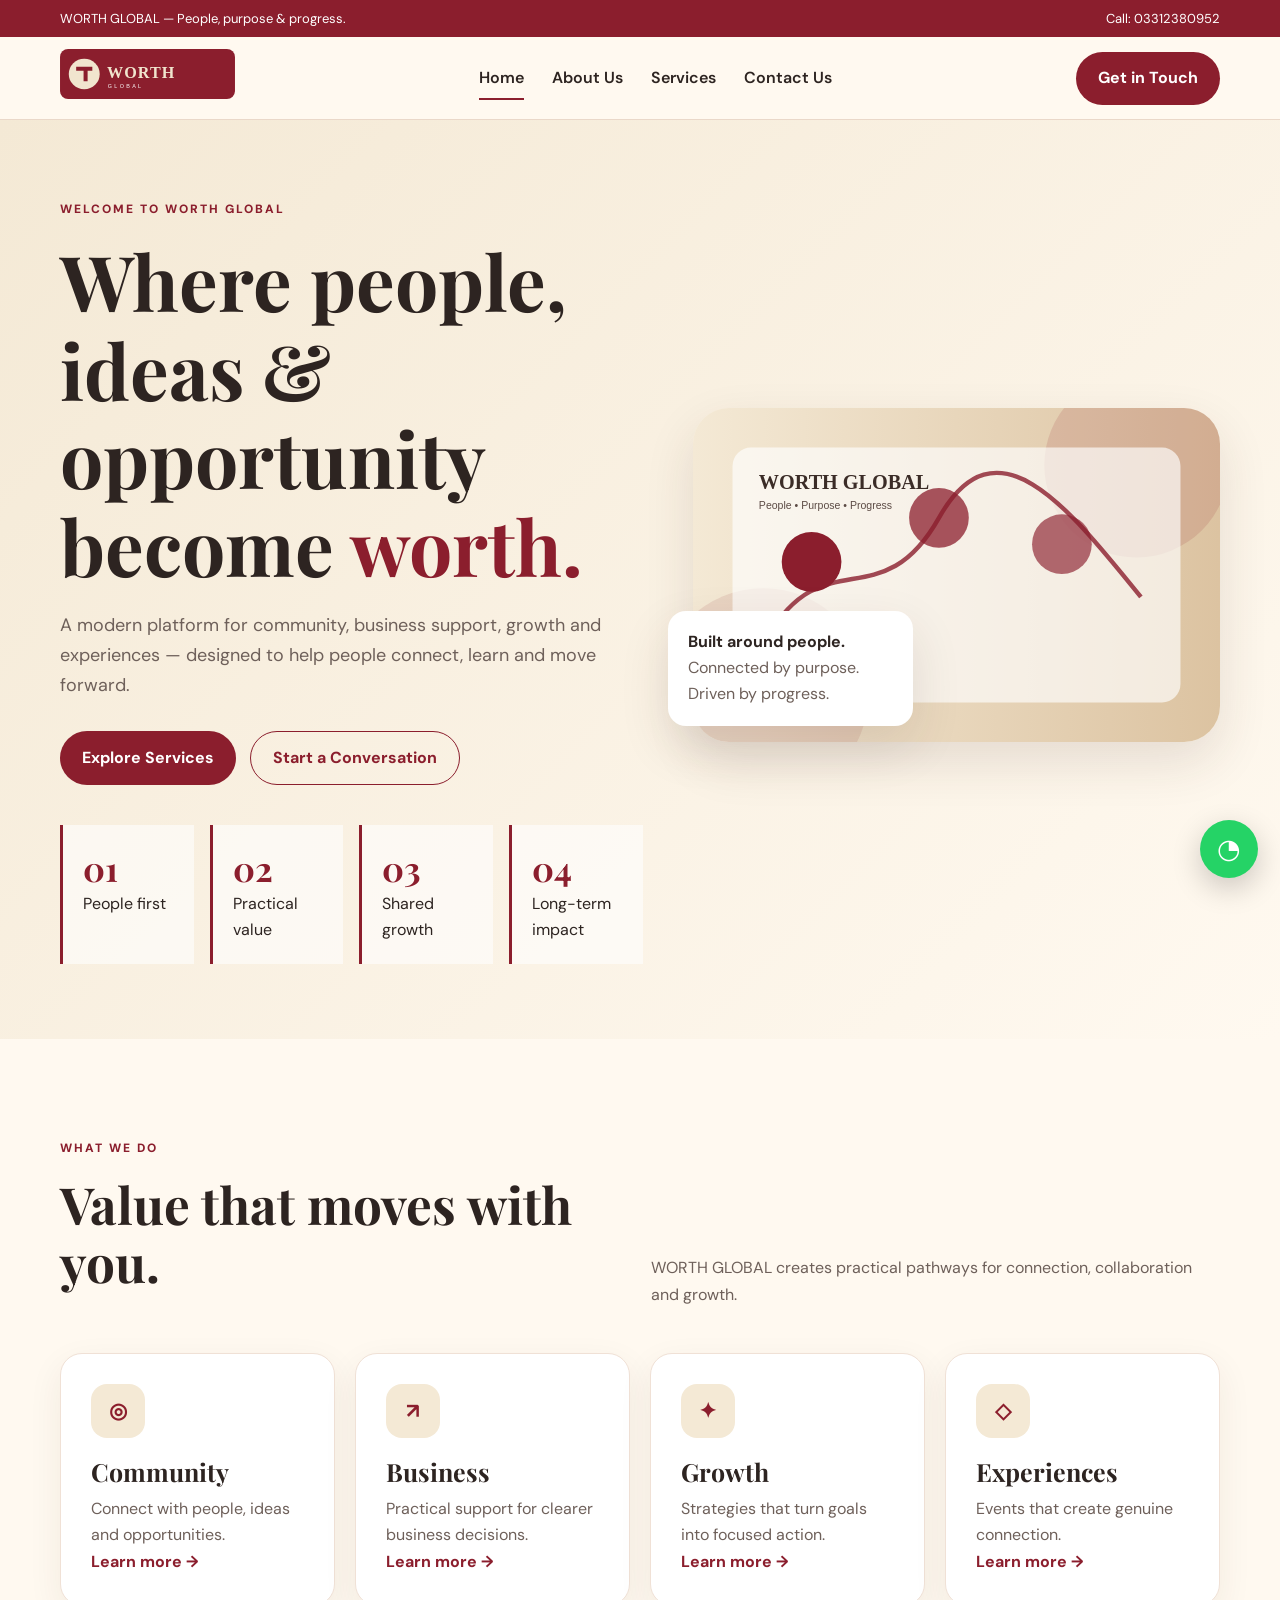
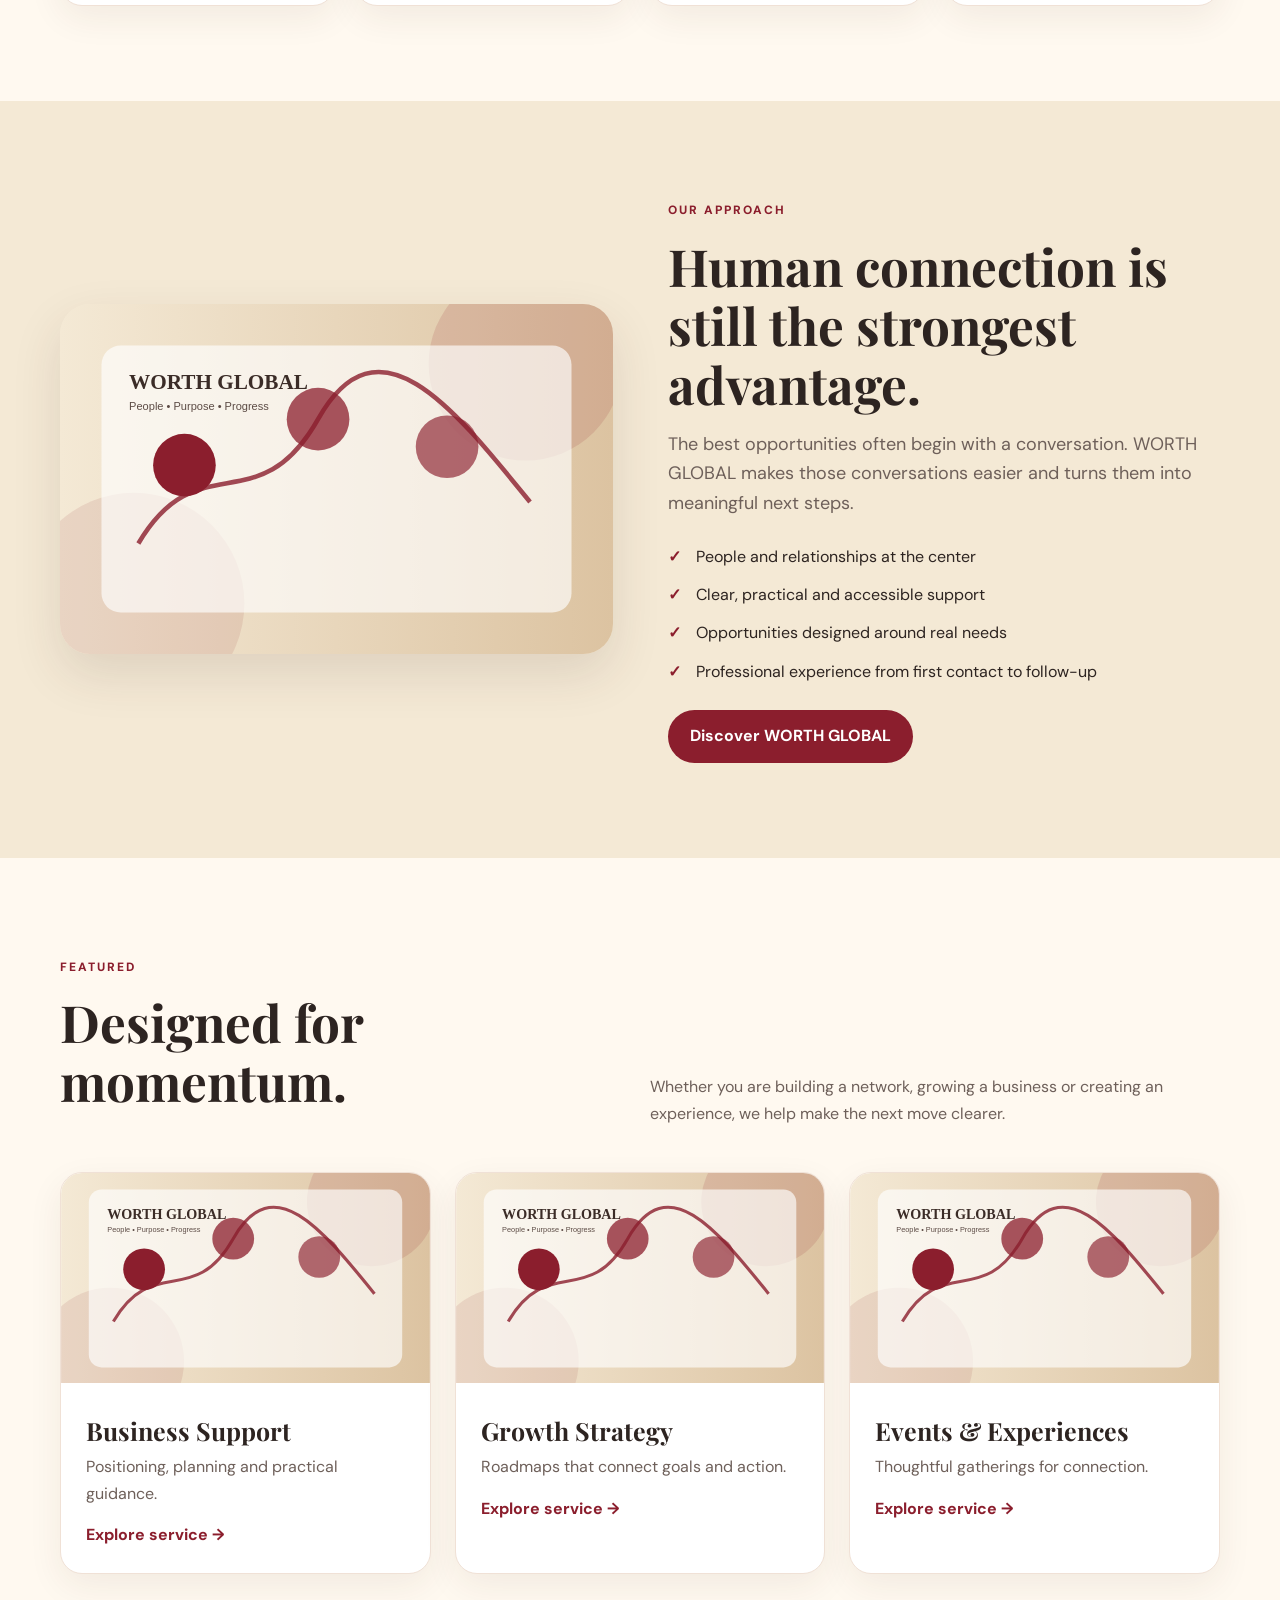
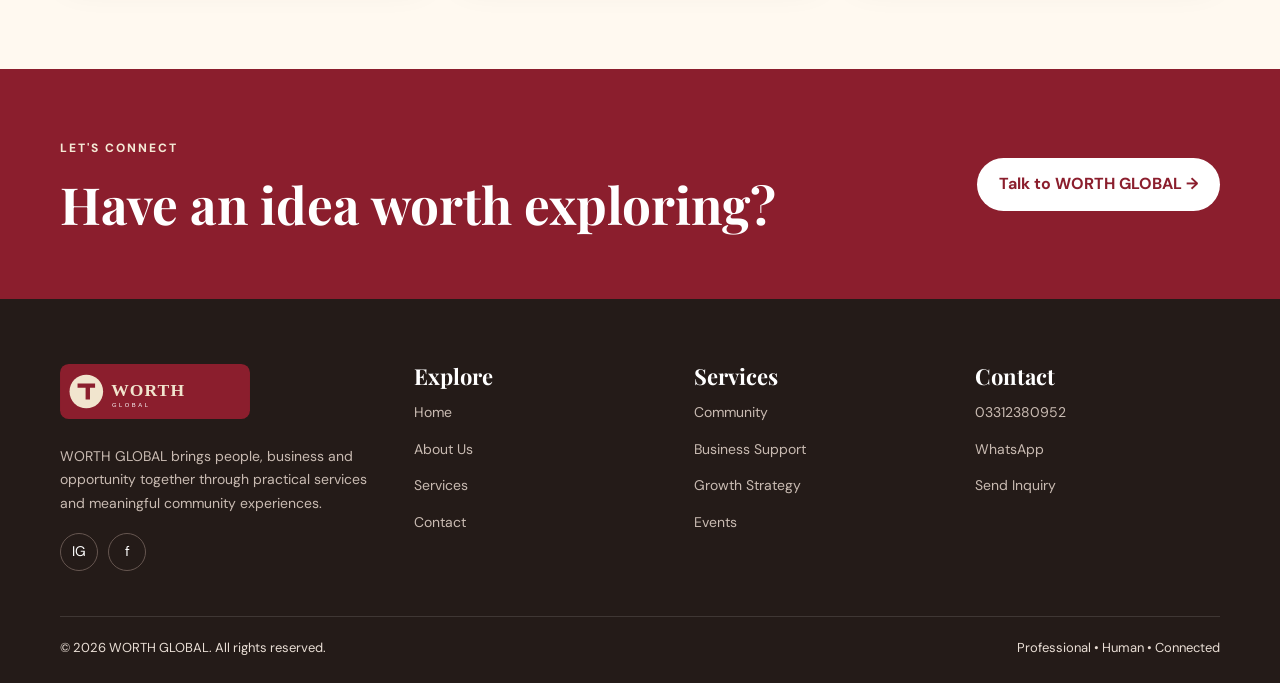
<file: index.html>
<!doctype html><html lang="en"><head><meta charset="utf-8"><meta name="viewport" content="width=device-width,initial-scale=1"><meta name="description" content="WORTH GLOBAL — community, business and growth solutions."><title>Home | WORTH GLOBAL</title><link rel="stylesheet" href="css/style.css"></head><body><div class="topbar"><div class="container"><span>WORTH GLOBAL — People, purpose & progress.</span><span>Call: 03312380952</span></div></div><header class="navbar"><div class="container nav-inner"><a href="index.html"><img class="logo" src="images/logo.svg" alt="WORTH GLOBAL"></a><button class="menu-btn">☰</button><nav class="nav-links"><a class="active" href="index.html">Home</a><a class="" href="about.html">About Us</a><a class="" href="services.html">Services</a><a class="" href="contact.html">Contact Us</a></nav><a class="nav-cta" href="contact.html">Get in Touch</a></div></header><main><section class="hero"><div class="container hero-grid"><div><span class="eyebrow">Welcome to WORTH GLOBAL</span><h1>Where people, ideas & opportunity become <span style="color:var(--red)">worth.</span></h1><p class="lead">A modern platform for community, business support, growth and experiences — designed to help people connect, learn and move forward.</p><div class="hero-actions"><a class="btn" href="services.html">Explore Services</a><a class="btn outline" href="contact.html">Start a Conversation</a></div><div class="stats"><div class="stat"><strong>01</strong>People first</div><div class="stat"><strong>02</strong>Practical value</div><div class="stat"><strong>03</strong>Shared growth</div><div class="stat"><strong>04</strong>Long-term impact</div></div></div><div class="hero-media"><img src="images/hero.svg" alt="WORTH GLOBAL"><div class="floating-card"><b>Built around people.</b><br><span style="color:var(--muted)">Connected by purpose. Driven by progress.</span></div></div></div></section>
<section class="section reveal"><div class="container"><div class="section-head"><div><span class="eyebrow">What we do</span><h2>Value that moves with you.</h2></div><p>WORTH GLOBAL creates practical pathways for connection, collaboration and growth.</p></div><div class="grid-4"><div class="card"><div class="icon">◎</div><h3>Community</h3><p>Connect with people, ideas and opportunities.</p><a href="service-community.html" style="color:var(--red);font-weight:700">Learn more →</a></div><div class="card"><div class="icon">↗</div><h3>Business</h3><p>Practical support for clearer business decisions.</p><a href="service-business.html" style="color:var(--red);font-weight:700">Learn more →</a></div><div class="card"><div class="icon">✦</div><h3>Growth</h3><p>Strategies that turn goals into focused action.</p><a href="service-growth.html" style="color:var(--red);font-weight:700">Learn more →</a></div><div class="card"><div class="icon">◇</div><h3>Experiences</h3><p>Events that create genuine connection.</p><a href="service-events.html" style="color:var(--red);font-weight:700">Learn more →</a></div></div></div></section>
<section class="section alt reveal"><div class="container split"><img src="images/community.svg" alt="Community"><div><span class="eyebrow">Our approach</span><h2>Human connection is still the strongest advantage.</h2><p class="lead">The best opportunities often begin with a conversation. WORTH GLOBAL makes those conversations easier and turns them into meaningful next steps.</p><ul class="checks"><li>People and relationships at the center</li><li>Clear, practical and accessible support</li><li>Opportunities designed around real needs</li><li>Professional experience from first contact to follow-up</li></ul><a class="btn" href="about.html">Discover WORTH GLOBAL</a></div></div></section>
<section class="section reveal"><div class="container"><div class="section-head"><div><span class="eyebrow">Featured</span><h2>Designed for momentum.</h2></div><p>Whether you are building a network, growing a business or creating an experience, we help make the next move clearer.</p></div><div class="grid-3"><div class="service-card card"><img src="images/business.svg" alt="Business Support"><div class="inside"><h3>Business Support</h3><p>Positioning, planning and practical guidance.</p><a href="service-business.html">Explore service →</a></div></div><div class="service-card card"><img src="images/growth.svg" alt="Growth Strategy"><div class="inside"><h3>Growth Strategy</h3><p>Roadmaps that connect goals and action.</p><a href="service-growth.html">Explore service →</a></div></div><div class="service-card card"><img src="images/events.svg" alt="Events & Experiences"><div class="inside"><h3>Events & Experiences</h3><p>Thoughtful gatherings for connection.</p><a href="service-events.html">Explore service →</a></div></div></div></div></section><section class="banner reveal"><div class="container"><div><span class="eyebrow" style="color:#F4E9D5">Let's connect</span><h2>Have an idea worth exploring?</h2></div><a class="btn" href="contact.html">Talk to WORTH GLOBAL →</a></div></section></main><a class="whatsapp" href="https://wa.me/923312380952" target="_blank" aria-label="WhatsApp">◔</a><button class="backtop">↑</button><footer class="footer"><div class="container footer-grid"><div><img src="images/logo.svg" style="width:190px;margin-bottom:18px"><p>WORTH GLOBAL brings people, business and opportunity together through practical services and meaningful community experiences.</p><div class="socials"><a href="https://www.instagram.com/worthcommunity/" target="_blank">IG</a><a href="https://www.facebook.com/profile.php?id=61592868037610" target="_blank">f</a></div></div><div><h3>Explore</h3><ul><li><a href="index.html">Home</a></li><li><a href="about.html">About Us</a></li><li><a href="services.html">Services</a></li><li><a href="contact.html">Contact</a></li></ul></div><div><h3>Services</h3><ul><li><a href="service-community.html">Community</a></li><li><a href="service-business.html">Business Support</a></li><li><a href="service-growth.html">Growth Strategy</a></li><li><a href="service-events.html">Events</a></li></ul></div><div><h3>Contact</h3><ul><li><a href="tel:03312380952">03312380952</a></li><li><a href="https://wa.me/923312380952">WhatsApp</a></li><li><a href="contact.html">Send Inquiry</a></li></ul></div></div><div class="container footer-bottom"><span>© <span class="year"></span> WORTH GLOBAL. All rights reserved.</span><span>Professional • Human • Connected</span></div></footer><script src="js/script.js"></script></body></html>
</file>
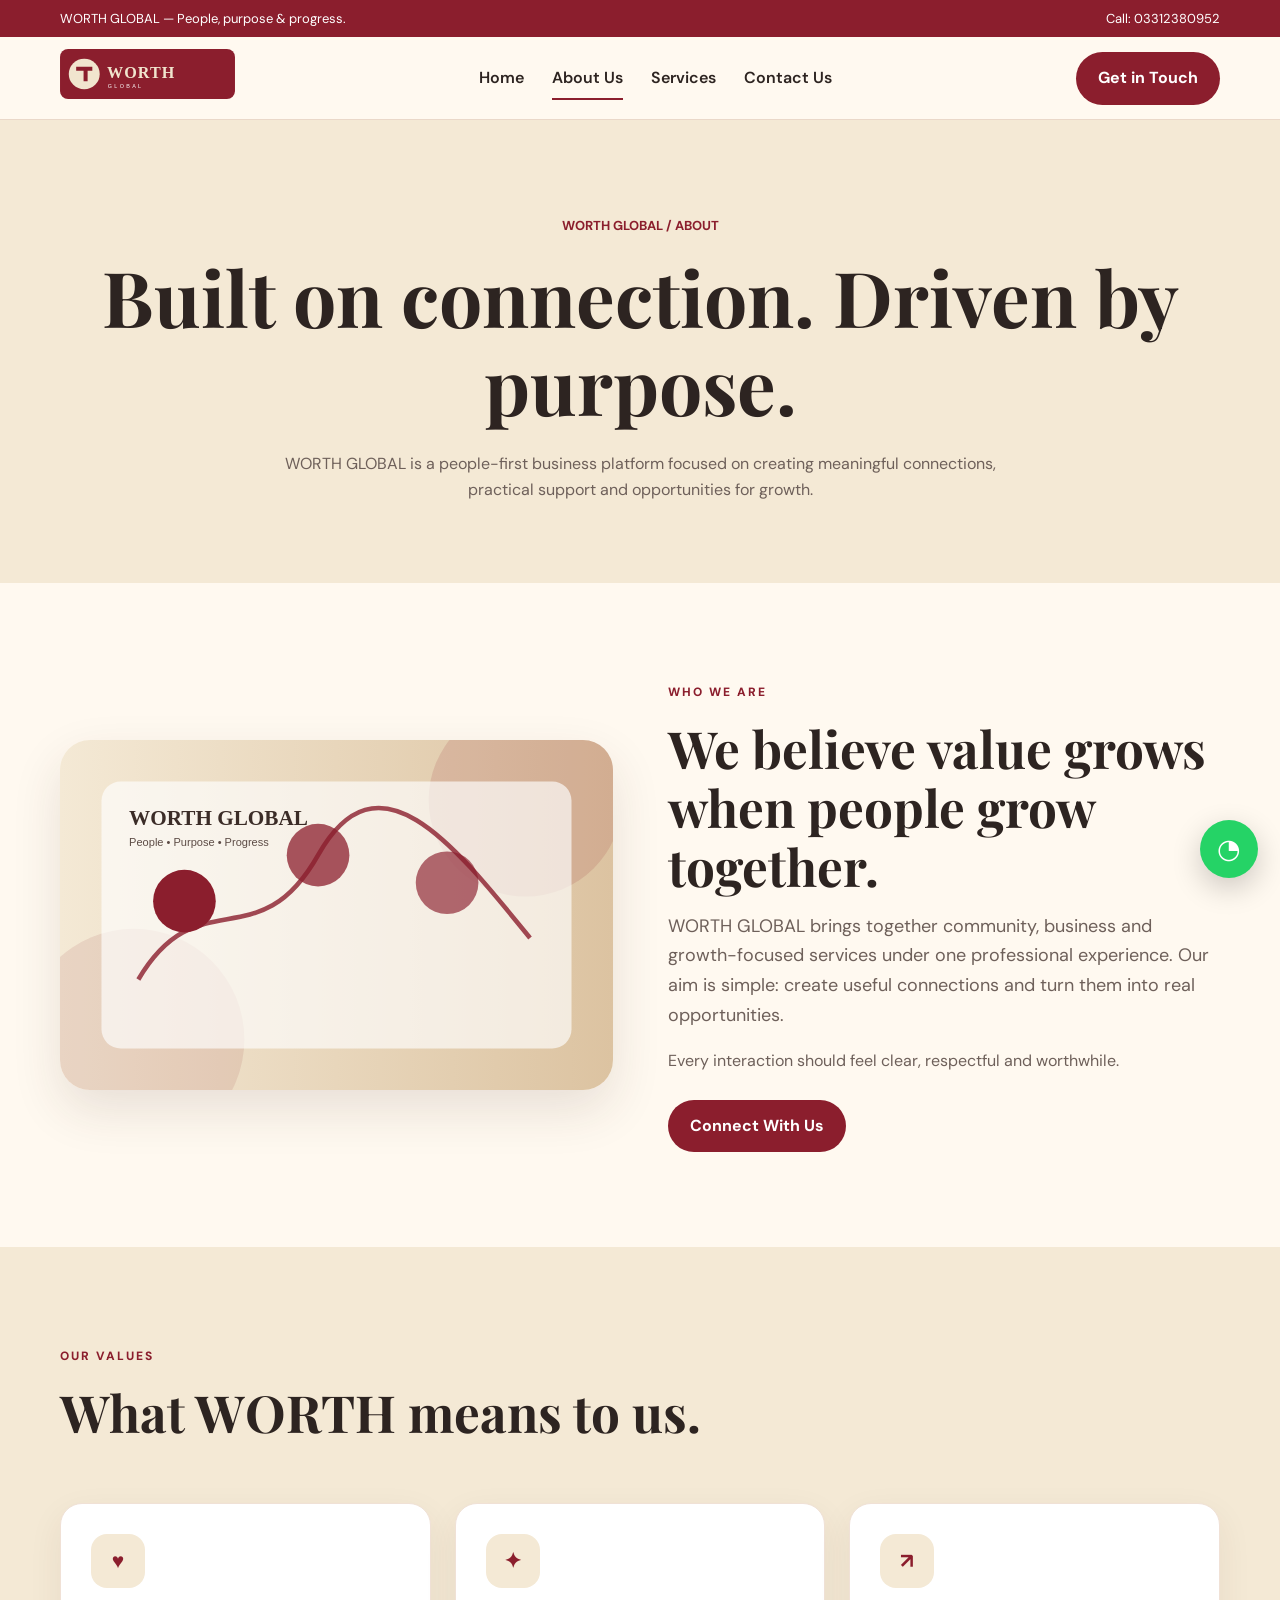
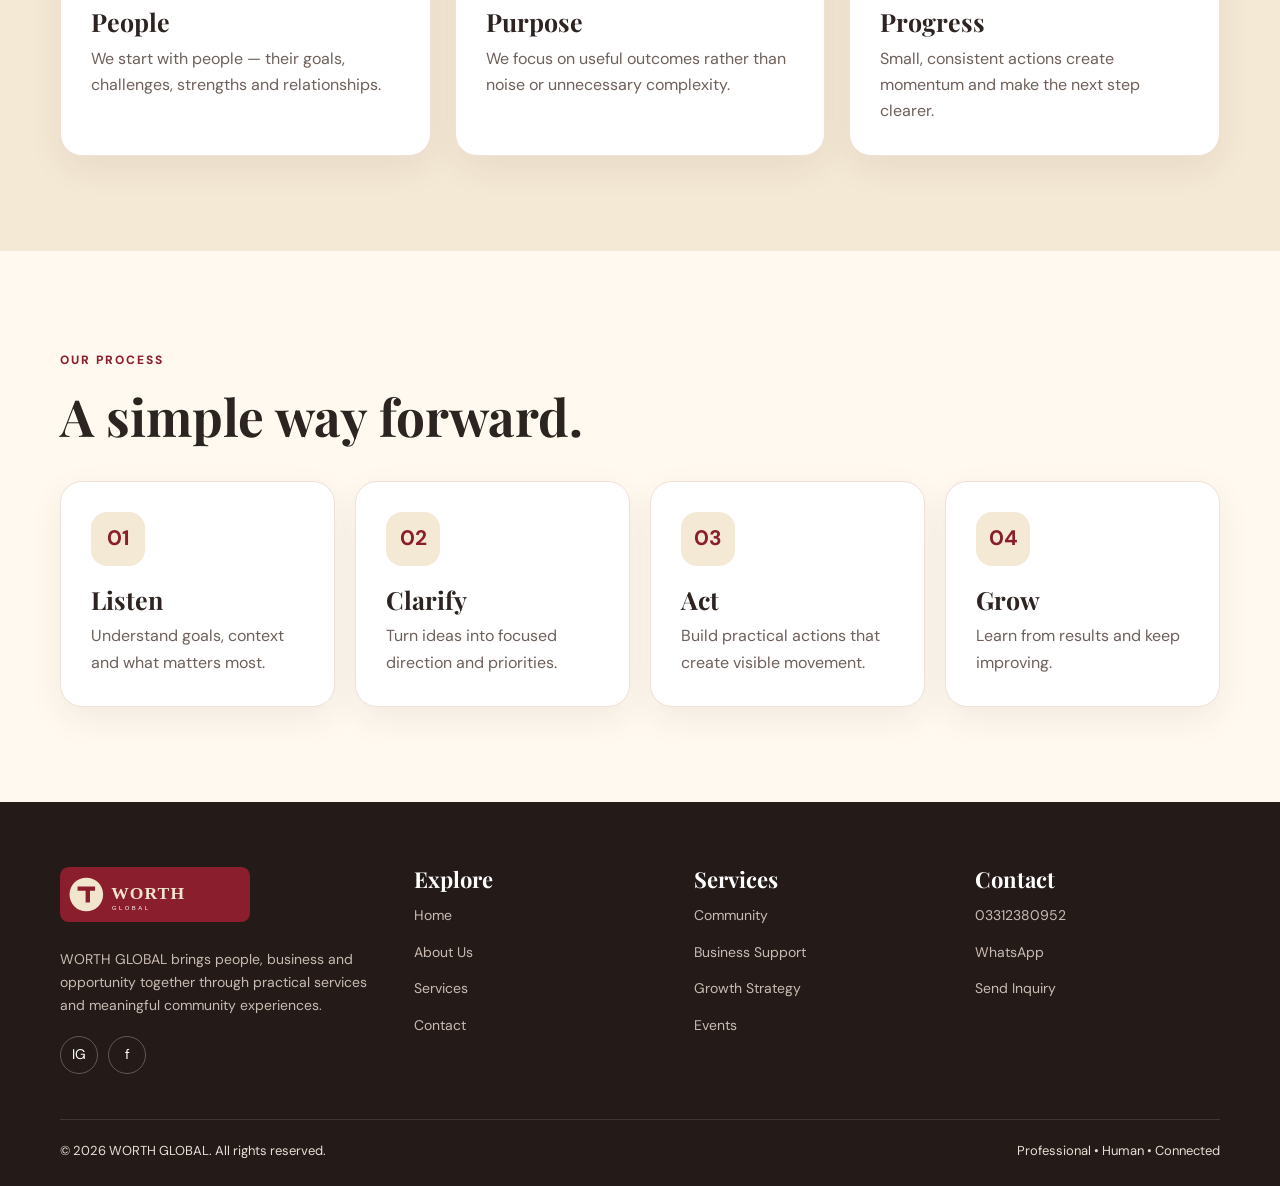
<file: about.html>
<!doctype html><html lang="en"><head><meta charset="utf-8"><meta name="viewport" content="width=device-width,initial-scale=1"><meta name="description" content="WORTH GLOBAL — community, business and growth solutions."><title>About Us | WORTH GLOBAL</title><link rel="stylesheet" href="css/style.css"></head><body><div class="topbar"><div class="container"><span>WORTH GLOBAL — People, purpose & progress.</span><span>Call: 03312380952</span></div></div><header class="navbar"><div class="container nav-inner"><a href="index.html"><img class="logo" src="images/logo.svg" alt="WORTH GLOBAL"></a><button class="menu-btn">☰</button><nav class="nav-links"><a class="" href="index.html">Home</a><a class="active" href="about.html">About Us</a><a class="" href="services.html">Services</a><a class="" href="contact.html">Contact Us</a></nav><a class="nav-cta" href="contact.html">Get in Touch</a></div></header><main><section class="page-hero"><div class="container"><div class="breadcrumb">WORTH GLOBAL / ABOUT</div><h1>Built on connection. Driven by purpose.</h1><p>WORTH GLOBAL is a people-first business platform focused on creating meaningful connections, practical support and opportunities for growth.</p></div></section><section class="section reveal"><div class="container split"><img src="images/community.svg" alt="Community"><div><span class="eyebrow">Who we are</span><h2>We believe value grows when people grow together.</h2><p class="lead">WORTH GLOBAL brings together community, business and growth-focused services under one professional experience. Our aim is simple: create useful connections and turn them into real opportunities.</p><p style="margin-top:18px;color:var(--muted)">Every interaction should feel clear, respectful and worthwhile.</p><a class="btn" href="contact.html" style="margin-top:25px">Connect With Us</a></div></div></section><section class="section alt reveal"><div class="container"><div class="section-head"><div><span class="eyebrow">Our values</span><h2>What WORTH means to us.</h2></div></div><div class="grid-3"><div class="card"><div class="icon">♥</div><h3>People</h3><p>We start with people — their goals, challenges, strengths and relationships.</p></div><div class="card"><div class="icon">✦</div><h3>Purpose</h3><p>We focus on useful outcomes rather than noise or unnecessary complexity.</p></div><div class="card"><div class="icon">↗</div><h3>Progress</h3><p>Small, consistent actions create momentum and make the next step clearer.</p></div></div></div></section><section class="section reveal"><div class="container"><span class="eyebrow">Our process</span><h2>A simple way forward.</h2><div class="grid-4" style="margin-top:35px"><div class="card"><div class="icon">01</div><h3>Listen</h3><p>Understand goals, context and what matters most.</p></div><div class="card"><div class="icon">02</div><h3>Clarify</h3><p>Turn ideas into focused direction and priorities.</p></div><div class="card"><div class="icon">03</div><h3>Act</h3><p>Build practical actions that create visible movement.</p></div><div class="card"><div class="icon">04</div><h3>Grow</h3><p>Learn from results and keep improving.</p></div></div></div></section></main><a class="whatsapp" href="https://wa.me/923312380952" target="_blank" aria-label="WhatsApp">◔</a><button class="backtop">↑</button><footer class="footer"><div class="container footer-grid"><div><img src="images/logo.svg" style="width:190px;margin-bottom:18px"><p>WORTH GLOBAL brings people, business and opportunity together through practical services and meaningful community experiences.</p><div class="socials"><a href="https://www.instagram.com/worthcommunity/" target="_blank">IG</a><a href="https://www.facebook.com/profile.php?id=61592868037610" target="_blank">f</a></div></div><div><h3>Explore</h3><ul><li><a href="index.html">Home</a></li><li><a href="about.html">About Us</a></li><li><a href="services.html">Services</a></li><li><a href="contact.html">Contact</a></li></ul></div><div><h3>Services</h3><ul><li><a href="service-community.html">Community</a></li><li><a href="service-business.html">Business Support</a></li><li><a href="service-growth.html">Growth Strategy</a></li><li><a href="service-events.html">Events</a></li></ul></div><div><h3>Contact</h3><ul><li><a href="tel:03312380952">03312380952</a></li><li><a href="https://wa.me/923312380952">WhatsApp</a></li><li><a href="contact.html">Send Inquiry</a></li></ul></div></div><div class="container footer-bottom"><span>© <span class="year"></span> WORTH GLOBAL. All rights reserved.</span><span>Professional • Human • Connected</span></div></footer><script src="js/script.js"></script></body></html>
</file>
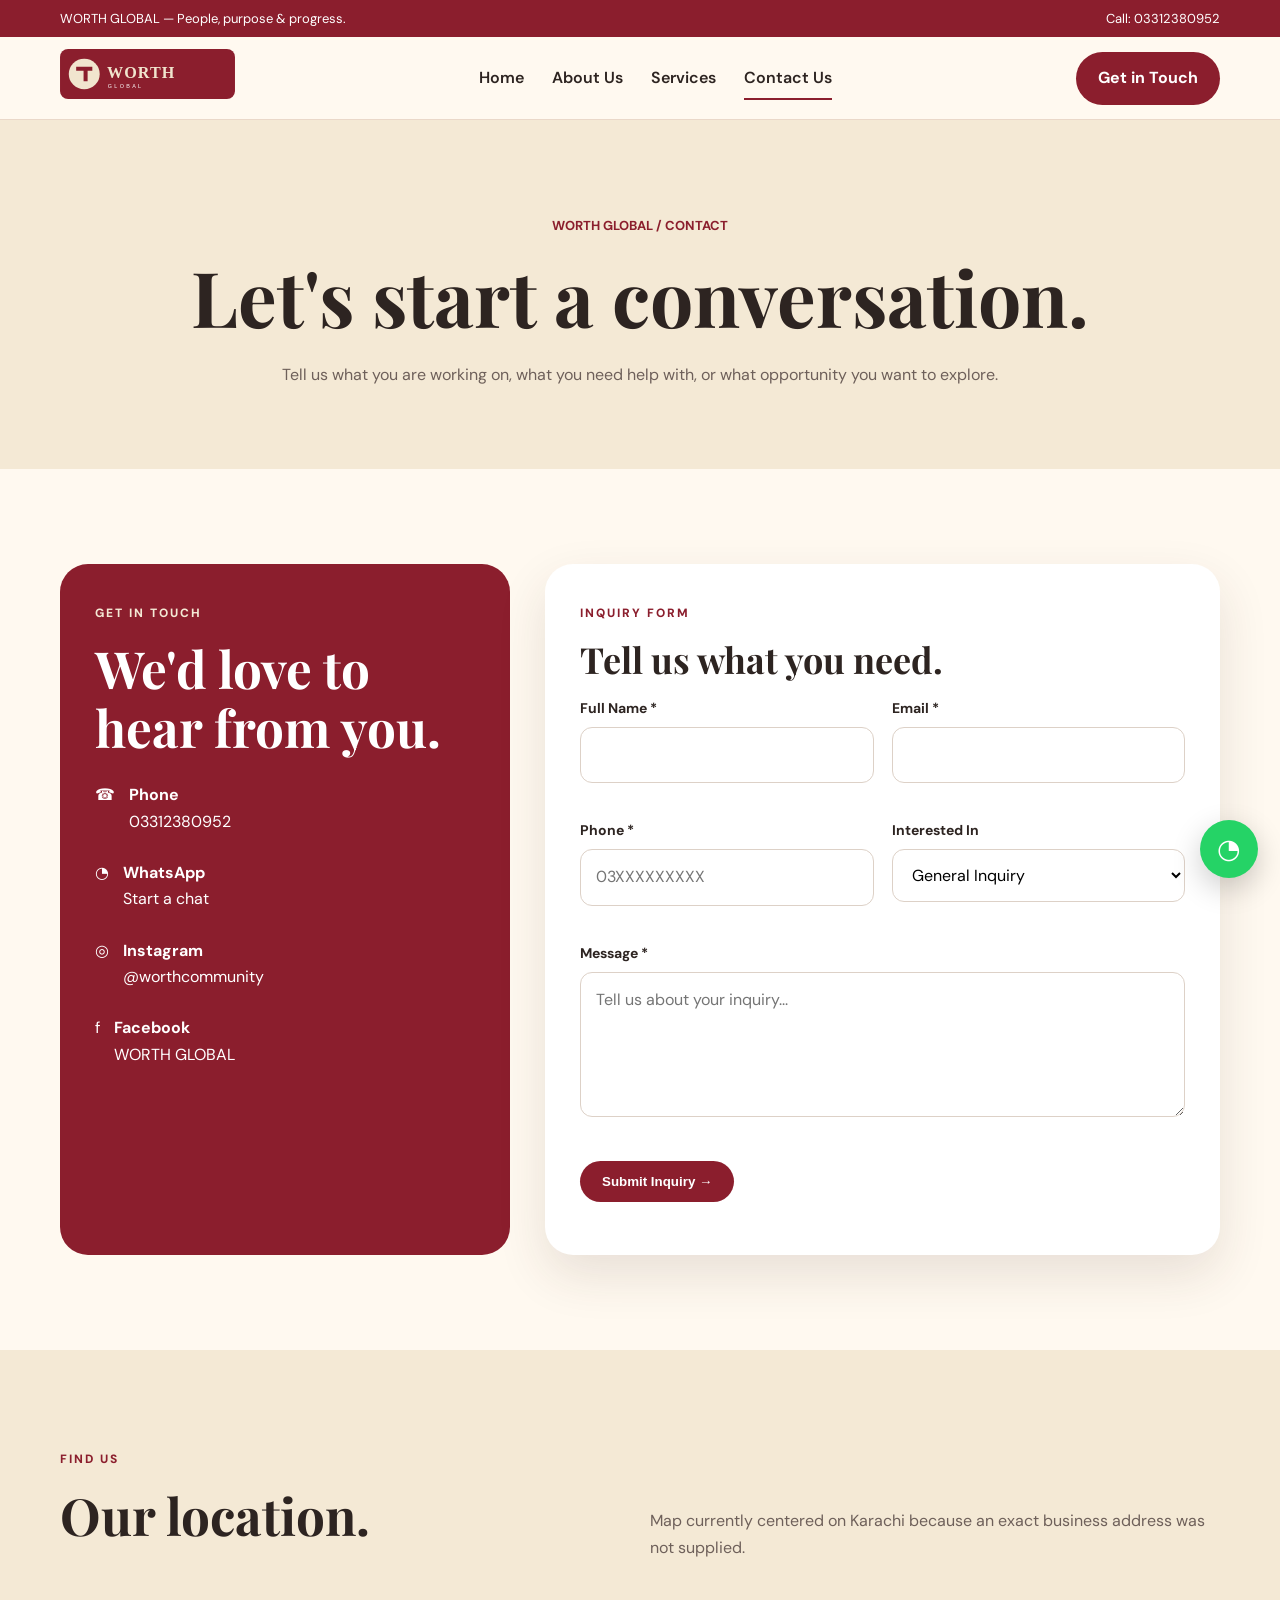
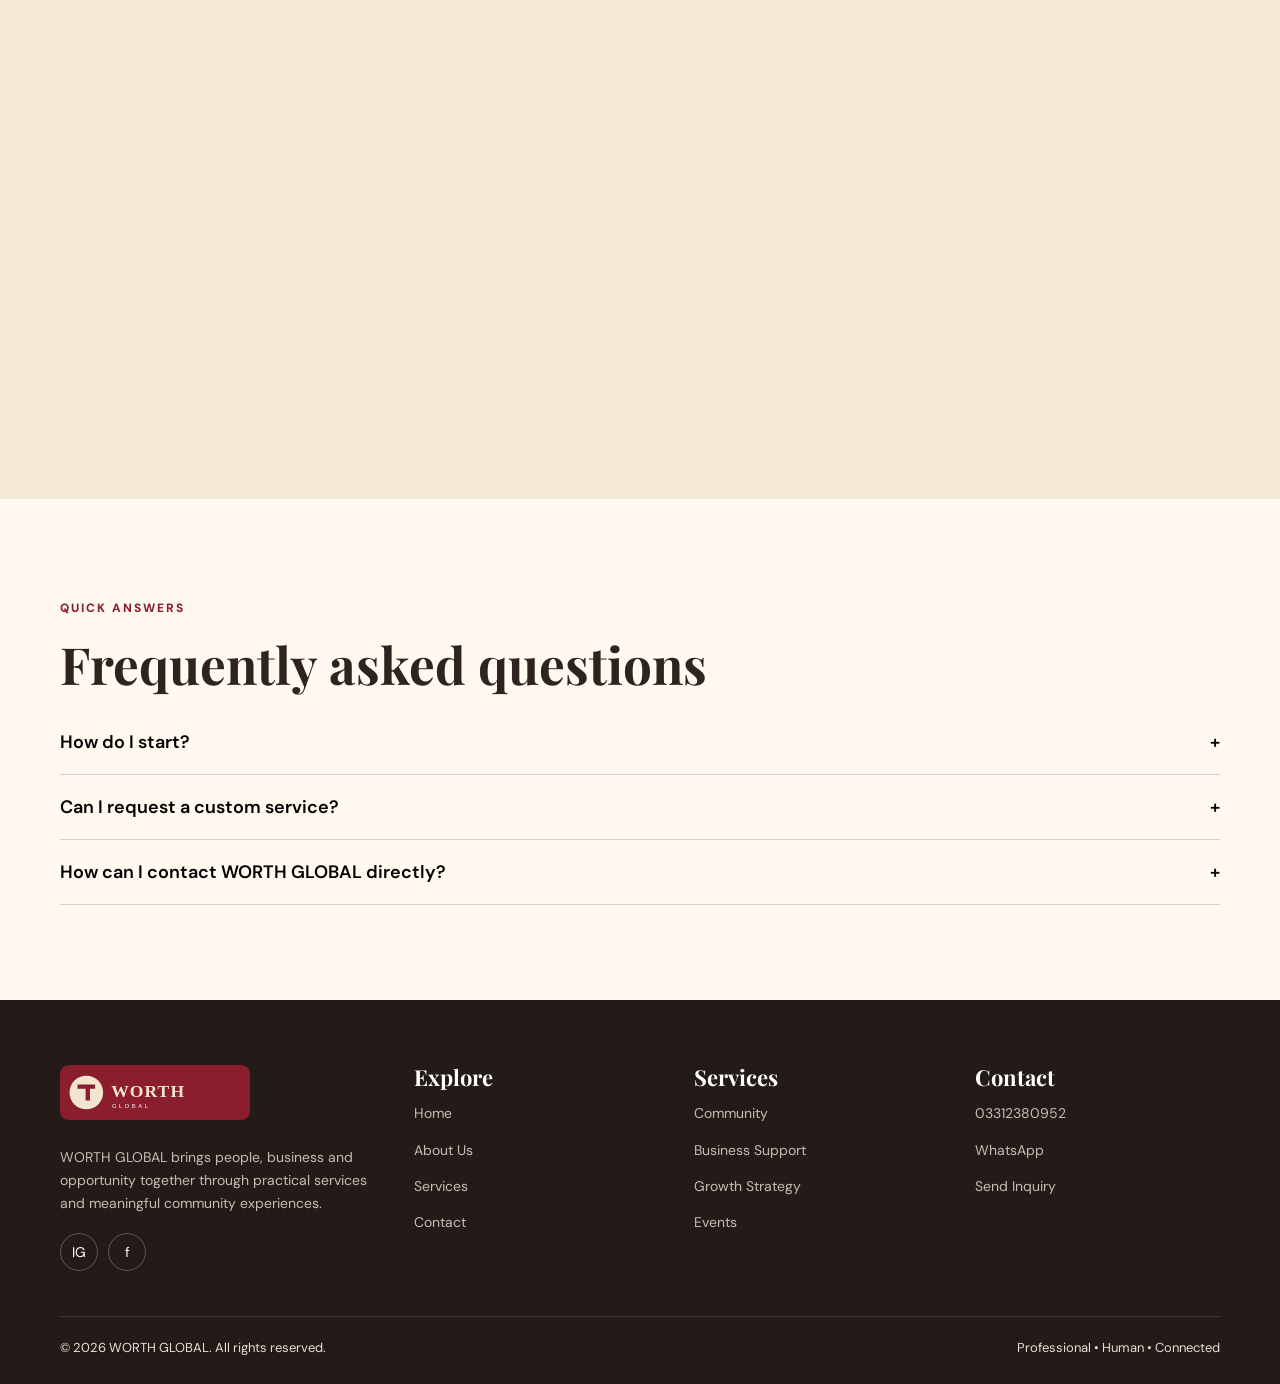
<file: contact.html>
<!doctype html><html lang="en"><head><meta charset="utf-8"><meta name="viewport" content="width=device-width,initial-scale=1"><meta name="description" content="WORTH GLOBAL — community, business and growth solutions."><title>Contact Us | WORTH GLOBAL</title><link rel="stylesheet" href="css/style.css"></head><body><div class="topbar"><div class="container"><span>WORTH GLOBAL — People, purpose & progress.</span><span>Call: 03312380952</span></div></div><header class="navbar"><div class="container nav-inner"><a href="index.html"><img class="logo" src="images/logo.svg" alt="WORTH GLOBAL"></a><button class="menu-btn">☰</button><nav class="nav-links"><a class="" href="index.html">Home</a><a class="" href="about.html">About Us</a><a class="" href="services.html">Services</a><a class="active" href="contact.html">Contact Us</a></nav><a class="nav-cta" href="contact.html">Get in Touch</a></div></header><main><section class="page-hero"><div class="container"><div class="breadcrumb">WORTH GLOBAL / CONTACT</div><h1>Let's start a conversation.</h1><p>Tell us what you are working on, what you need help with, or what opportunity you want to explore.</p></div></section><section class="section reveal"><div class="container form-wrap"><div class="contact-box"><span class="eyebrow" style="color:#F4E9D5">Get in touch</span><h2>We'd love to hear from you.</h2><div class="contact-item">☎ <div><b>Phone</b><br><a href="tel:03312380952">03312380952</a></div></div><div class="contact-item">◔ <div><b>WhatsApp</b><br><a href="https://wa.me/923312380952">Start a chat</a></div></div><div class="contact-item">◎ <div><b>Instagram</b><br><a href="https://www.instagram.com/worthcommunity/">@worthcommunity</a></div></div><div class="contact-item">f <div><b>Facebook</b><br><a href="https://www.facebook.com/profile.php?id=61592868037610">WORTH GLOBAL</a></div></div></div><form class="form" id="inquiryForm" novalidate><span class="eyebrow">Inquiry form</span><h2 style="font-size:36px">Tell us what you need.</h2><div class="form-grid"><div class="field"><label>Full Name *</label><input id="name" required><span class="error"></span></div><div class="field"><label>Email *</label><input id="email" type="email" required><span class="error"></span></div><div class="field"><label>Phone *</label><input id="phone" required placeholder="03XXXXXXXXX"><span class="error"></span></div><div class="field"><label>Interested In</label><select><option>General Inquiry</option><option>Community & Networking</option><option>Business Support</option><option>Growth Strategy</option><option>Events & Experiences</option></select></div><div class="field full"><label>Message *</label><textarea id="message" required placeholder="Tell us about your inquiry..."></textarea><span class="error"></span></div><div class="field full"><button class="btn" type="submit">Submit Inquiry →</button></div></div><div class="success"></div></form></div></section><section class="section alt reveal"><div class="container"><div class="section-head"><div><span class="eyebrow">Find us</span><h2>Our location.</h2></div><p>Map currently centered on Karachi because an exact business address was not supplied.</p></div><iframe class="map" loading="lazy" src="https://www.google.com/maps?q=Karachi%2C%20Pakistan&output=embed" title="WORTH GLOBAL map"></iframe></div></section><section class="section reveal"><div class="container"><span class="eyebrow">Quick answers</span><h2>Frequently asked questions</h2><div class="faq"><button>How do I start? <span>+</span></button><p>Send an inquiry or message us on WhatsApp. We will understand your needs and suggest the next step.</p></div><div class="faq"><button>Can I request a custom service? <span>+</span></button><p>Yes. Use the inquiry form to describe your requirements.</p></div><div class="faq"><button>How can I contact WORTH GLOBAL directly? <span>+</span></button><p>Call 03312380952 or use WhatsApp for a direct conversation.</p></div></div></section></main><a class="whatsapp" href="https://wa.me/923312380952" target="_blank" aria-label="WhatsApp">◔</a><button class="backtop">↑</button><footer class="footer"><div class="container footer-grid"><div><img src="images/logo.svg" style="width:190px;margin-bottom:18px"><p>WORTH GLOBAL brings people, business and opportunity together through practical services and meaningful community experiences.</p><div class="socials"><a href="https://www.instagram.com/worthcommunity/" target="_blank">IG</a><a href="https://www.facebook.com/profile.php?id=61592868037610" target="_blank">f</a></div></div><div><h3>Explore</h3><ul><li><a href="index.html">Home</a></li><li><a href="about.html">About Us</a></li><li><a href="services.html">Services</a></li><li><a href="contact.html">Contact</a></li></ul></div><div><h3>Services</h3><ul><li><a href="service-community.html">Community</a></li><li><a href="service-business.html">Business Support</a></li><li><a href="service-growth.html">Growth Strategy</a></li><li><a href="service-events.html">Events</a></li></ul></div><div><h3>Contact</h3><ul><li><a href="tel:03312380952">03312380952</a></li><li><a href="https://wa.me/923312380952">WhatsApp</a></li><li><a href="contact.html">Send Inquiry</a></li></ul></div></div><div class="container footer-bottom"><span>© <span class="year"></span> WORTH GLOBAL. All rights reserved.</span><span>Professional • Human • Connected</span></div></footer><script src="js/script.js"></script></body></html>
</file>
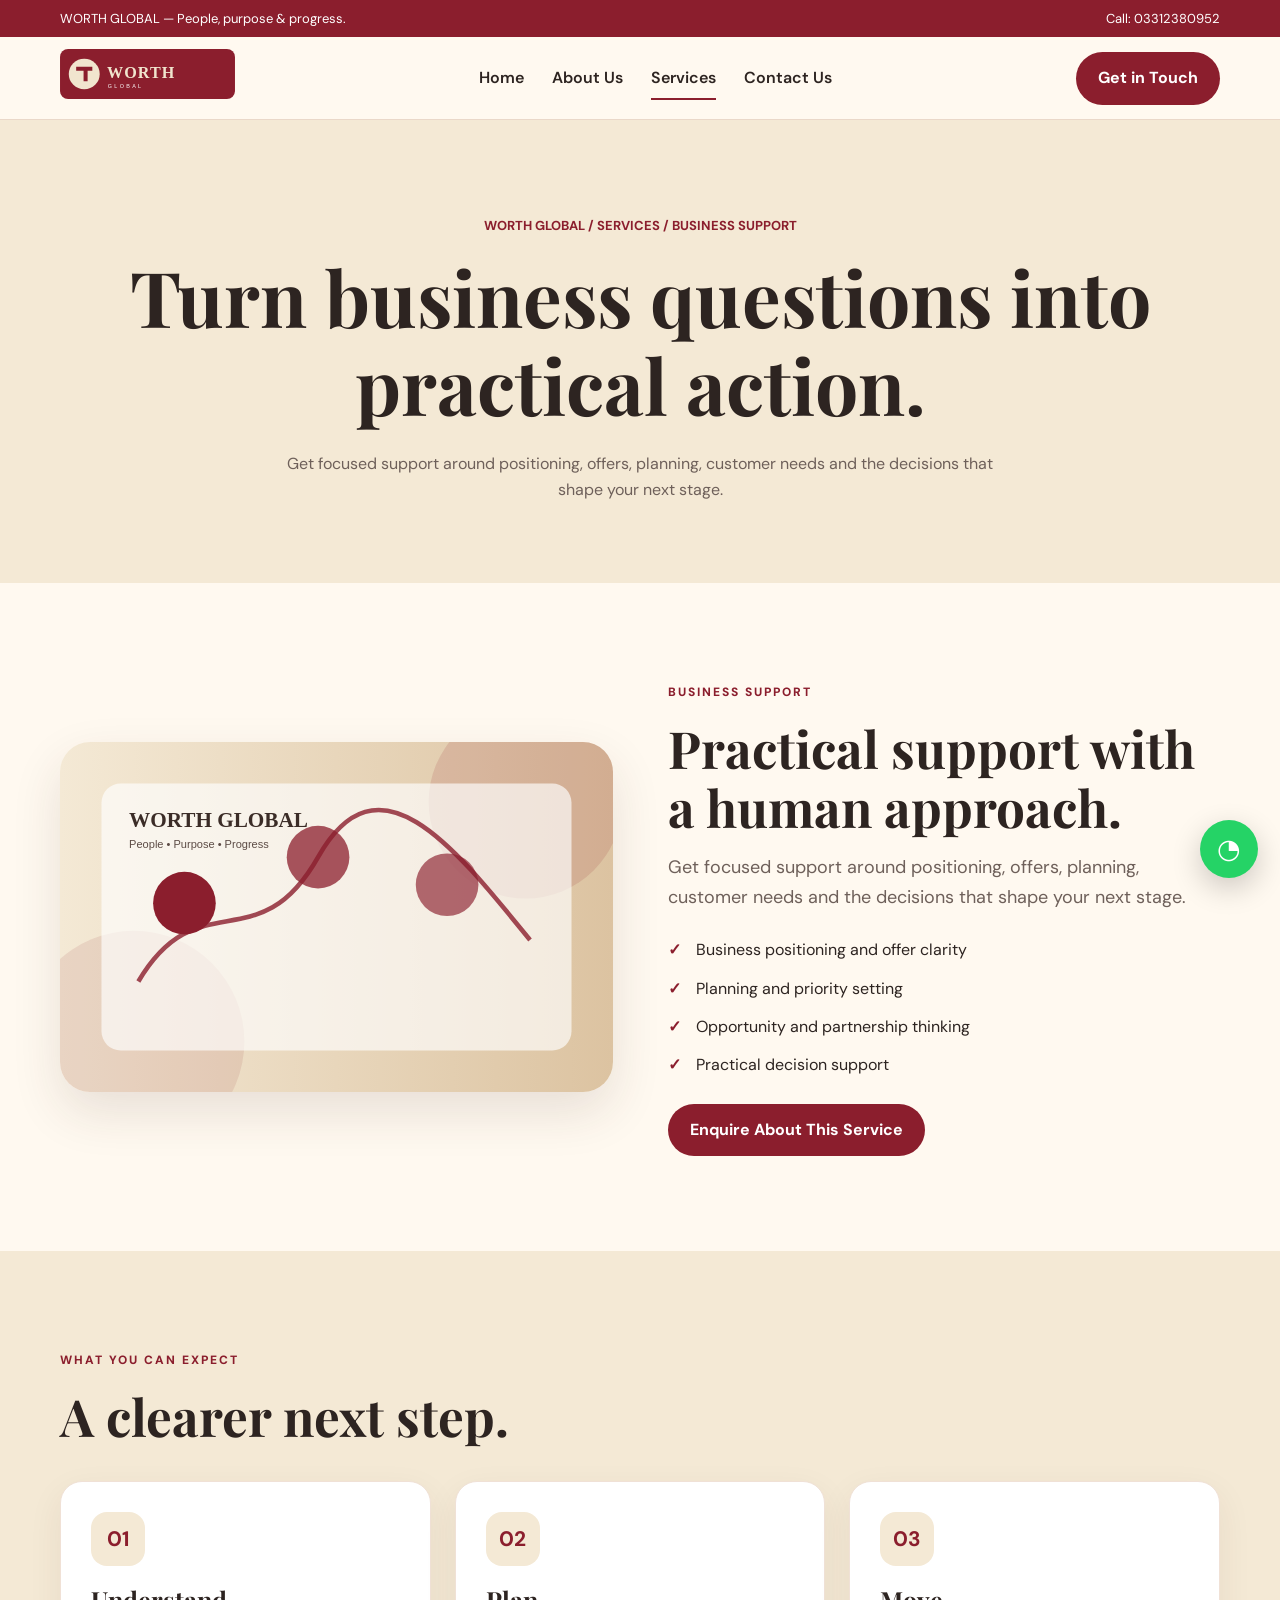
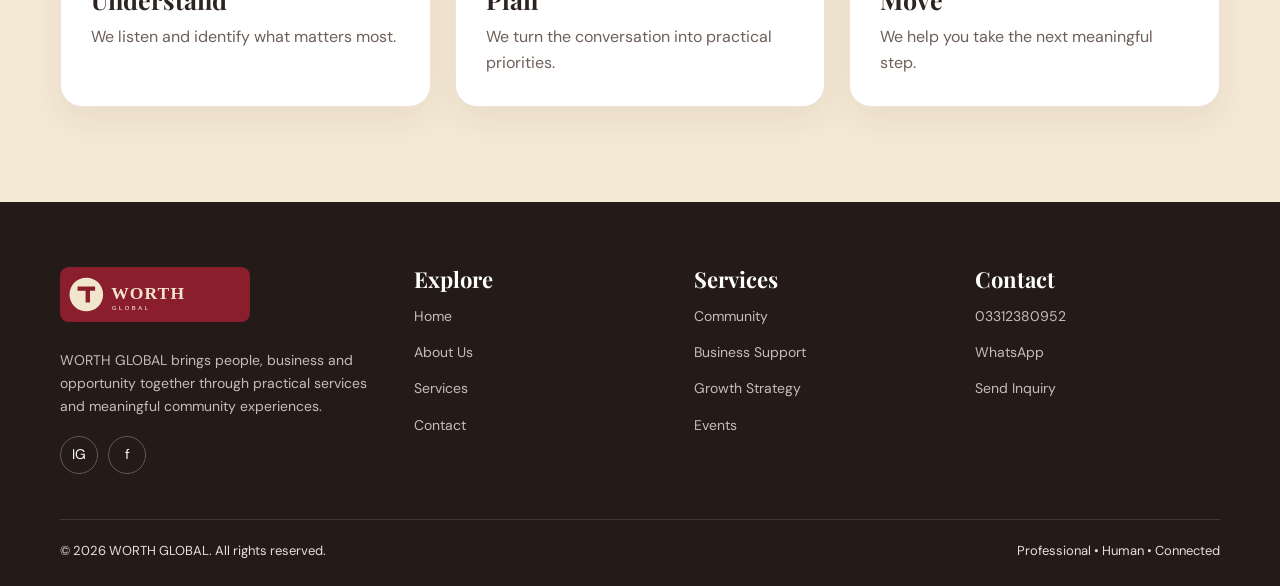
<file: service-business.html>
<!doctype html><html lang="en"><head><meta charset="utf-8"><meta name="viewport" content="width=device-width,initial-scale=1"><meta name="description" content="WORTH GLOBAL — community, business and growth solutions."><title>Business Support | WORTH GLOBAL</title><link rel="stylesheet" href="css/style.css"></head><body><div class="topbar"><div class="container"><span>WORTH GLOBAL — People, purpose & progress.</span><span>Call: 03312380952</span></div></div><header class="navbar"><div class="container nav-inner"><a href="index.html"><img class="logo" src="images/logo.svg" alt="WORTH GLOBAL"></a><button class="menu-btn">☰</button><nav class="nav-links"><a class="" href="index.html">Home</a><a class="" href="about.html">About Us</a><a class="active" href="services.html">Services</a><a class="" href="contact.html">Contact Us</a></nav><a class="nav-cta" href="contact.html">Get in Touch</a></div></header><main><section class="page-hero"><div class="container"><div class="breadcrumb">WORTH GLOBAL / SERVICES / BUSINESS SUPPORT</div><h1>Turn business questions into practical action.</h1><p>Get focused support around positioning, offers, planning, customer needs and the decisions that shape your next stage.</p></div></section><section class="section reveal"><div class="container split"><img src="images/business.svg" alt="Business Support"><div><span class="eyebrow">Business Support</span><h2>Practical support with a human approach.</h2><p class="lead">Get focused support around positioning, offers, planning, customer needs and the decisions that shape your next stage.</p><ul class="checks"><li>Business positioning and offer clarity</li><li>Planning and priority setting</li><li>Opportunity and partnership thinking</li><li>Practical decision support</li></ul><a class="btn" href="contact.html">Enquire About This Service</a></div></div></section><section class="section alt reveal"><div class="container"><span class="eyebrow">What you can expect</span><h2>A clearer next step.</h2><div class="grid-3" style="margin-top:35px"><div class="card"><div class="icon">01</div><h3>Understand</h3><p>We listen and identify what matters most.</p></div><div class="card"><div class="icon">02</div><h3>Plan</h3><p>We turn the conversation into practical priorities.</p></div><div class="card"><div class="icon">03</div><h3>Move</h3><p>We help you take the next meaningful step.</p></div></div></div></section></main><a class="whatsapp" href="https://wa.me/923312380952" target="_blank" aria-label="WhatsApp">◔</a><button class="backtop">↑</button><footer class="footer"><div class="container footer-grid"><div><img src="images/logo.svg" style="width:190px;margin-bottom:18px"><p>WORTH GLOBAL brings people, business and opportunity together through practical services and meaningful community experiences.</p><div class="socials"><a href="https://www.instagram.com/worthcommunity/" target="_blank">IG</a><a href="https://www.facebook.com/profile.php?id=61592868037610" target="_blank">f</a></div></div><div><h3>Explore</h3><ul><li><a href="index.html">Home</a></li><li><a href="about.html">About Us</a></li><li><a href="services.html">Services</a></li><li><a href="contact.html">Contact</a></li></ul></div><div><h3>Services</h3><ul><li><a href="service-community.html">Community</a></li><li><a href="service-business.html">Business Support</a></li><li><a href="service-growth.html">Growth Strategy</a></li><li><a href="service-events.html">Events</a></li></ul></div><div><h3>Contact</h3><ul><li><a href="tel:03312380952">03312380952</a></li><li><a href="https://wa.me/923312380952">WhatsApp</a></li><li><a href="contact.html">Send Inquiry</a></li></ul></div></div><div class="container footer-bottom"><span>© <span class="year"></span> WORTH GLOBAL. All rights reserved.</span><span>Professional • Human • Connected</span></div></footer><script src="js/script.js"></script></body></html>
</file>
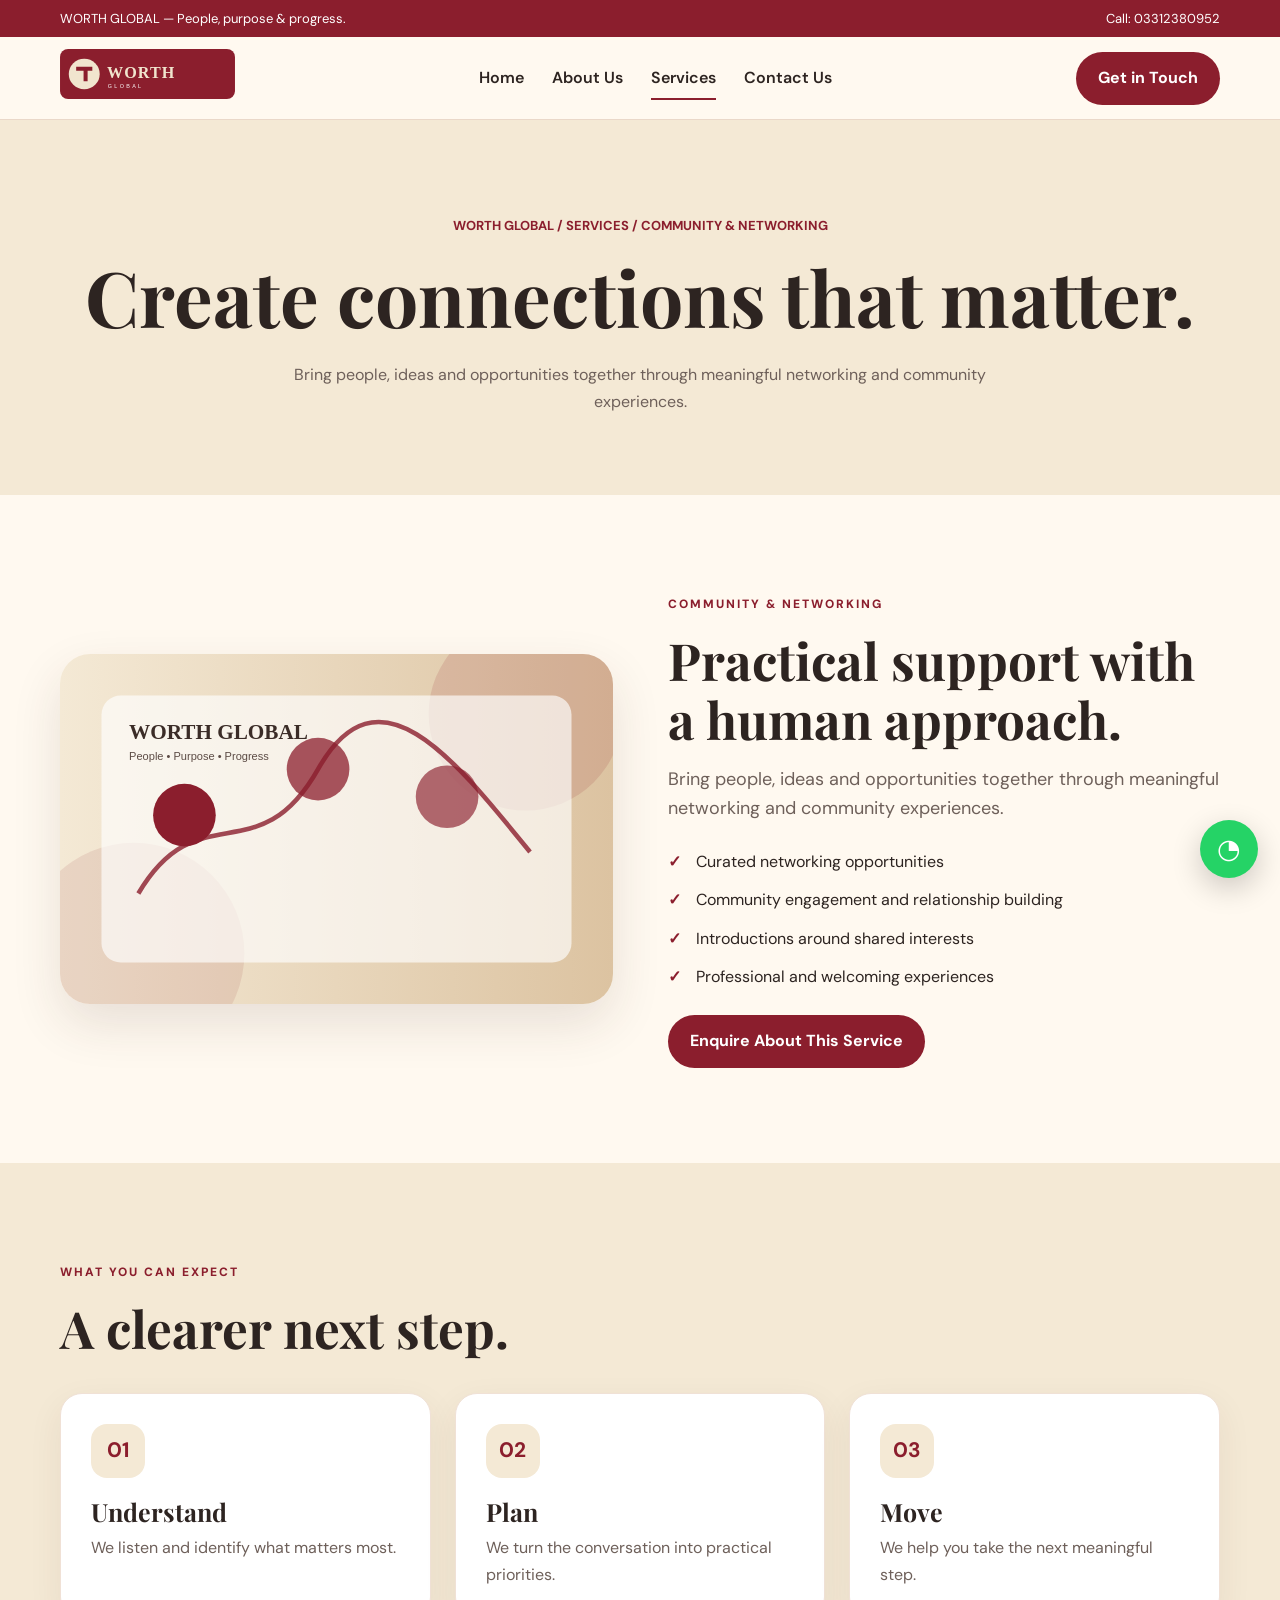
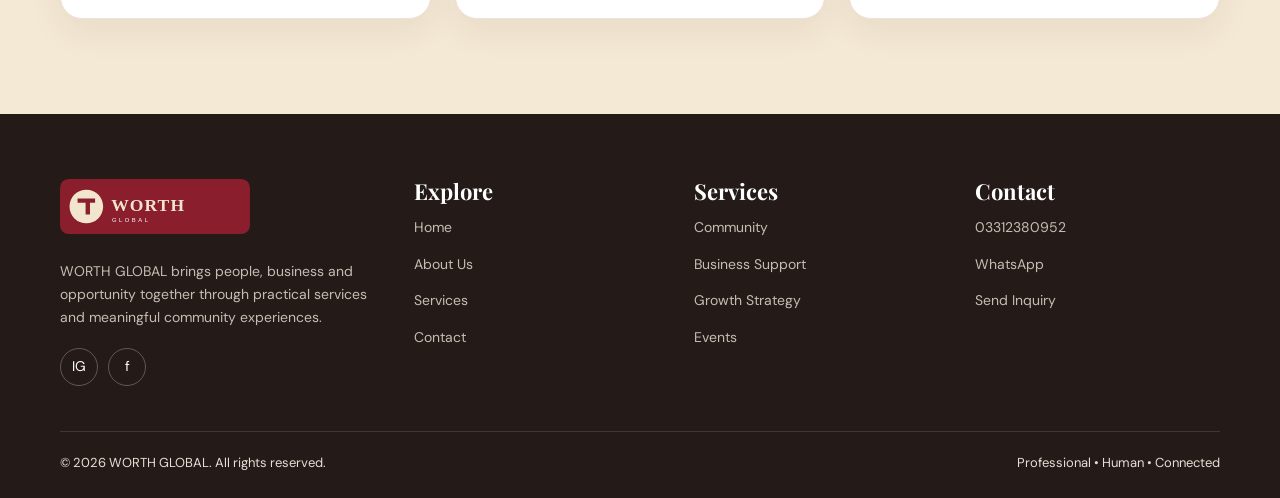
<file: service-community.html>
<!doctype html><html lang="en"><head><meta charset="utf-8"><meta name="viewport" content="width=device-width,initial-scale=1"><meta name="description" content="WORTH GLOBAL — community, business and growth solutions."><title>Community & Networking | WORTH GLOBAL</title><link rel="stylesheet" href="css/style.css"></head><body><div class="topbar"><div class="container"><span>WORTH GLOBAL — People, purpose & progress.</span><span>Call: 03312380952</span></div></div><header class="navbar"><div class="container nav-inner"><a href="index.html"><img class="logo" src="images/logo.svg" alt="WORTH GLOBAL"></a><button class="menu-btn">☰</button><nav class="nav-links"><a class="" href="index.html">Home</a><a class="" href="about.html">About Us</a><a class="active" href="services.html">Services</a><a class="" href="contact.html">Contact Us</a></nav><a class="nav-cta" href="contact.html">Get in Touch</a></div></header><main><section class="page-hero"><div class="container"><div class="breadcrumb">WORTH GLOBAL / SERVICES / COMMUNITY & NETWORKING</div><h1>Create connections that matter.</h1><p>Bring people, ideas and opportunities together through meaningful networking and community experiences.</p></div></section><section class="section reveal"><div class="container split"><img src="images/community.svg" alt="Community & Networking"><div><span class="eyebrow">Community & Networking</span><h2>Practical support with a human approach.</h2><p class="lead">Bring people, ideas and opportunities together through meaningful networking and community experiences.</p><ul class="checks"><li>Curated networking opportunities</li><li>Community engagement and relationship building</li><li>Introductions around shared interests</li><li>Professional and welcoming experiences</li></ul><a class="btn" href="contact.html">Enquire About This Service</a></div></div></section><section class="section alt reveal"><div class="container"><span class="eyebrow">What you can expect</span><h2>A clearer next step.</h2><div class="grid-3" style="margin-top:35px"><div class="card"><div class="icon">01</div><h3>Understand</h3><p>We listen and identify what matters most.</p></div><div class="card"><div class="icon">02</div><h3>Plan</h3><p>We turn the conversation into practical priorities.</p></div><div class="card"><div class="icon">03</div><h3>Move</h3><p>We help you take the next meaningful step.</p></div></div></div></section></main><a class="whatsapp" href="https://wa.me/923312380952" target="_blank" aria-label="WhatsApp">◔</a><button class="backtop">↑</button><footer class="footer"><div class="container footer-grid"><div><img src="images/logo.svg" style="width:190px;margin-bottom:18px"><p>WORTH GLOBAL brings people, business and opportunity together through practical services and meaningful community experiences.</p><div class="socials"><a href="https://www.instagram.com/worthcommunity/" target="_blank">IG</a><a href="https://www.facebook.com/profile.php?id=61592868037610" target="_blank">f</a></div></div><div><h3>Explore</h3><ul><li><a href="index.html">Home</a></li><li><a href="about.html">About Us</a></li><li><a href="services.html">Services</a></li><li><a href="contact.html">Contact</a></li></ul></div><div><h3>Services</h3><ul><li><a href="service-community.html">Community</a></li><li><a href="service-business.html">Business Support</a></li><li><a href="service-growth.html">Growth Strategy</a></li><li><a href="service-events.html">Events</a></li></ul></div><div><h3>Contact</h3><ul><li><a href="tel:03312380952">03312380952</a></li><li><a href="https://wa.me/923312380952">WhatsApp</a></li><li><a href="contact.html">Send Inquiry</a></li></ul></div></div><div class="container footer-bottom"><span>© <span class="year"></span> WORTH GLOBAL. All rights reserved.</span><span>Professional • Human • Connected</span></div></footer><script src="js/script.js"></script></body></html>
</file>
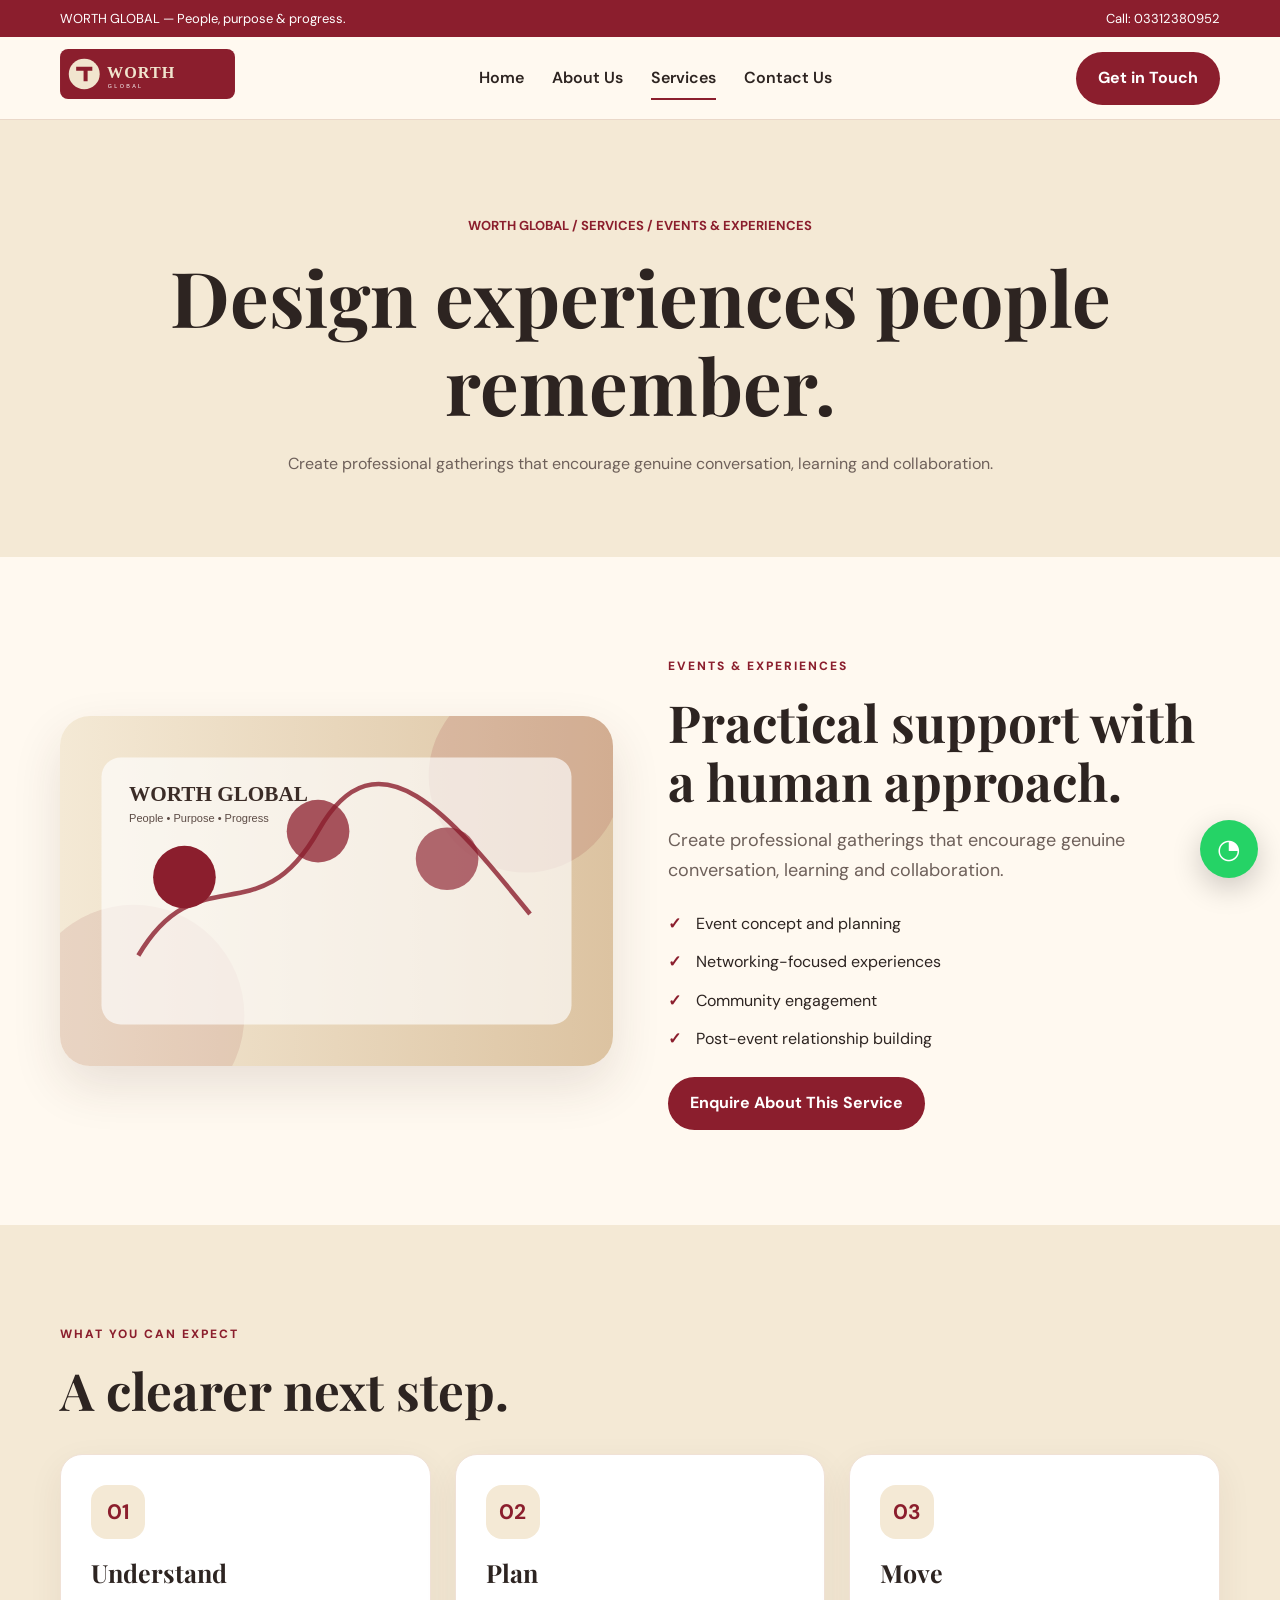
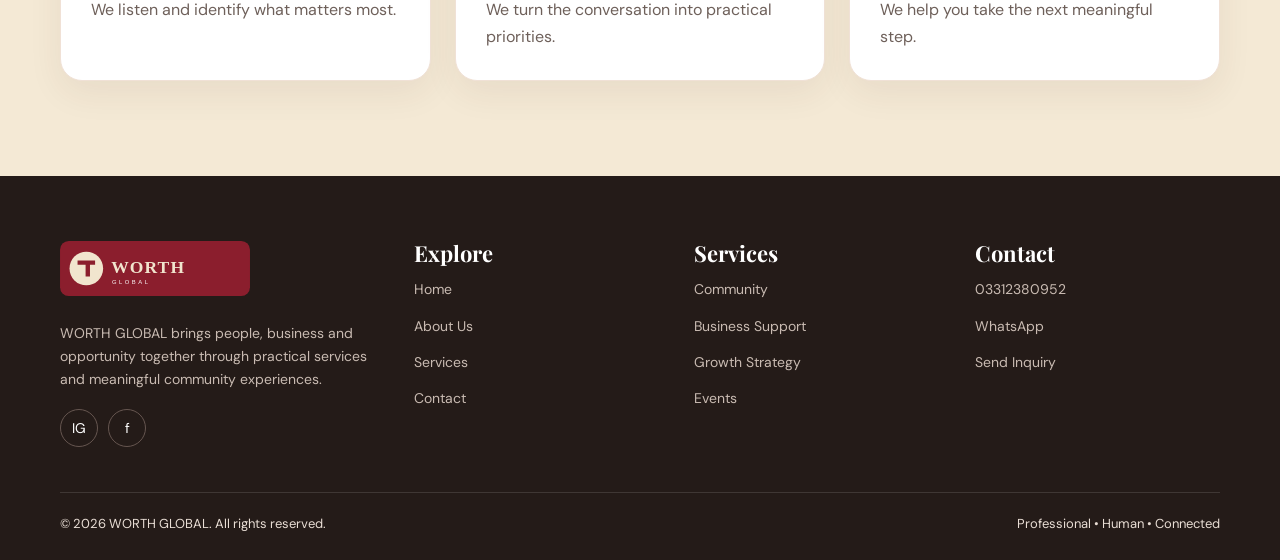
<file: service-events.html>
<!doctype html><html lang="en"><head><meta charset="utf-8"><meta name="viewport" content="width=device-width,initial-scale=1"><meta name="description" content="WORTH GLOBAL — community, business and growth solutions."><title>Events & Experiences | WORTH GLOBAL</title><link rel="stylesheet" href="css/style.css"></head><body><div class="topbar"><div class="container"><span>WORTH GLOBAL — People, purpose & progress.</span><span>Call: 03312380952</span></div></div><header class="navbar"><div class="container nav-inner"><a href="index.html"><img class="logo" src="images/logo.svg" alt="WORTH GLOBAL"></a><button class="menu-btn">☰</button><nav class="nav-links"><a class="" href="index.html">Home</a><a class="" href="about.html">About Us</a><a class="active" href="services.html">Services</a><a class="" href="contact.html">Contact Us</a></nav><a class="nav-cta" href="contact.html">Get in Touch</a></div></header><main><section class="page-hero"><div class="container"><div class="breadcrumb">WORTH GLOBAL / SERVICES / EVENTS & EXPERIENCES</div><h1>Design experiences people remember.</h1><p>Create professional gatherings that encourage genuine conversation, learning and collaboration.</p></div></section><section class="section reveal"><div class="container split"><img src="images/events.svg" alt="Events & Experiences"><div><span class="eyebrow">Events & Experiences</span><h2>Practical support with a human approach.</h2><p class="lead">Create professional gatherings that encourage genuine conversation, learning and collaboration.</p><ul class="checks"><li>Event concept and planning</li><li>Networking-focused experiences</li><li>Community engagement</li><li>Post-event relationship building</li></ul><a class="btn" href="contact.html">Enquire About This Service</a></div></div></section><section class="section alt reveal"><div class="container"><span class="eyebrow">What you can expect</span><h2>A clearer next step.</h2><div class="grid-3" style="margin-top:35px"><div class="card"><div class="icon">01</div><h3>Understand</h3><p>We listen and identify what matters most.</p></div><div class="card"><div class="icon">02</div><h3>Plan</h3><p>We turn the conversation into practical priorities.</p></div><div class="card"><div class="icon">03</div><h3>Move</h3><p>We help you take the next meaningful step.</p></div></div></div></section></main><a class="whatsapp" href="https://wa.me/923312380952" target="_blank" aria-label="WhatsApp">◔</a><button class="backtop">↑</button><footer class="footer"><div class="container footer-grid"><div><img src="images/logo.svg" style="width:190px;margin-bottom:18px"><p>WORTH GLOBAL brings people, business and opportunity together through practical services and meaningful community experiences.</p><div class="socials"><a href="https://www.instagram.com/worthcommunity/" target="_blank">IG</a><a href="https://www.facebook.com/profile.php?id=61592868037610" target="_blank">f</a></div></div><div><h3>Explore</h3><ul><li><a href="index.html">Home</a></li><li><a href="about.html">About Us</a></li><li><a href="services.html">Services</a></li><li><a href="contact.html">Contact</a></li></ul></div><div><h3>Services</h3><ul><li><a href="service-community.html">Community</a></li><li><a href="service-business.html">Business Support</a></li><li><a href="service-growth.html">Growth Strategy</a></li><li><a href="service-events.html">Events</a></li></ul></div><div><h3>Contact</h3><ul><li><a href="tel:03312380952">03312380952</a></li><li><a href="https://wa.me/923312380952">WhatsApp</a></li><li><a href="contact.html">Send Inquiry</a></li></ul></div></div><div class="container footer-bottom"><span>© <span class="year"></span> WORTH GLOBAL. All rights reserved.</span><span>Professional • Human • Connected</span></div></footer><script src="js/script.js"></script></body></html>
</file>
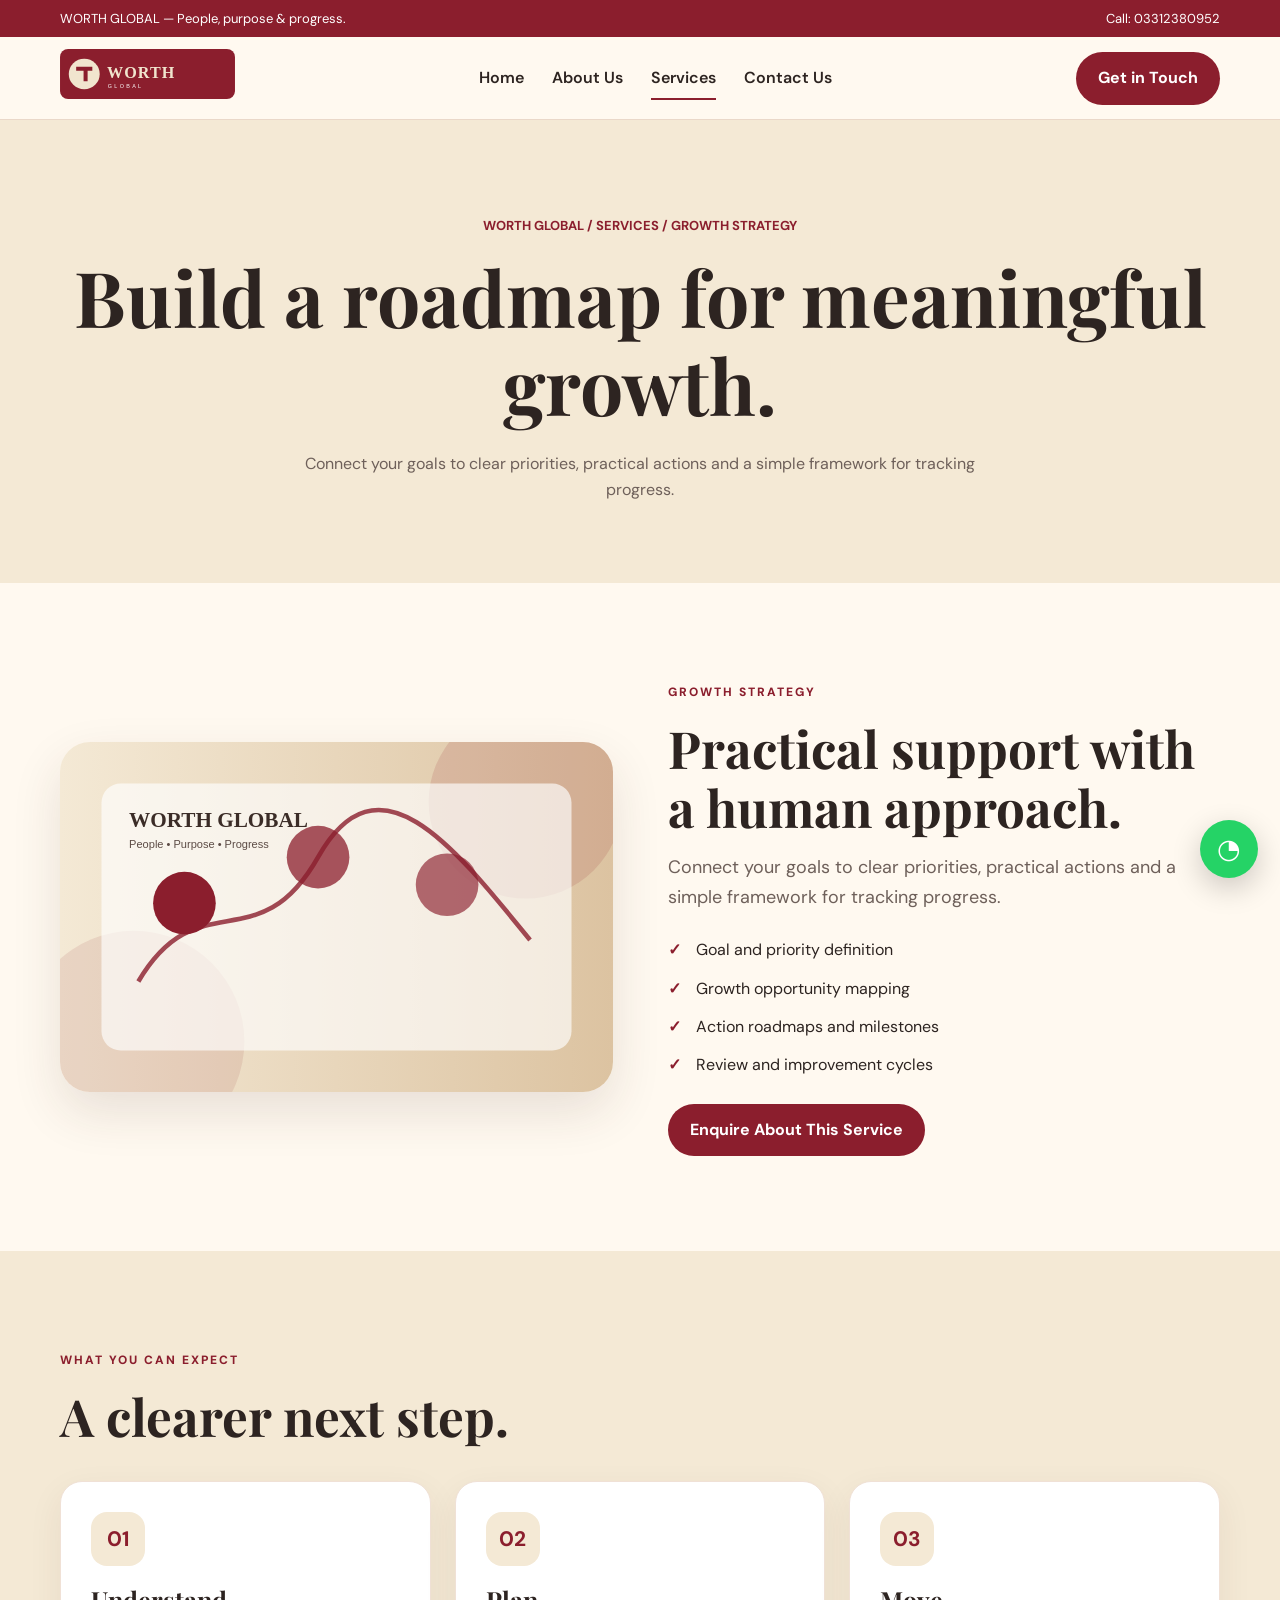
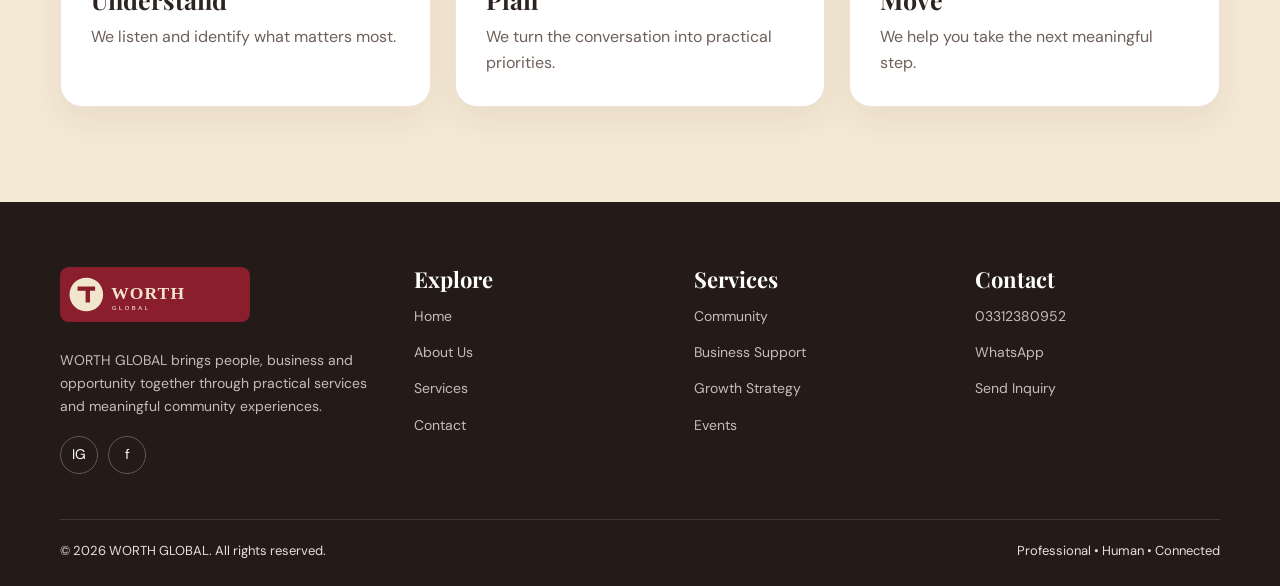
<file: service-growth.html>
<!doctype html><html lang="en"><head><meta charset="utf-8"><meta name="viewport" content="width=device-width,initial-scale=1"><meta name="description" content="WORTH GLOBAL — community, business and growth solutions."><title>Growth Strategy | WORTH GLOBAL</title><link rel="stylesheet" href="css/style.css"></head><body><div class="topbar"><div class="container"><span>WORTH GLOBAL — People, purpose & progress.</span><span>Call: 03312380952</span></div></div><header class="navbar"><div class="container nav-inner"><a href="index.html"><img class="logo" src="images/logo.svg" alt="WORTH GLOBAL"></a><button class="menu-btn">☰</button><nav class="nav-links"><a class="" href="index.html">Home</a><a class="" href="about.html">About Us</a><a class="active" href="services.html">Services</a><a class="" href="contact.html">Contact Us</a></nav><a class="nav-cta" href="contact.html">Get in Touch</a></div></header><main><section class="page-hero"><div class="container"><div class="breadcrumb">WORTH GLOBAL / SERVICES / GROWTH STRATEGY</div><h1>Build a roadmap for meaningful growth.</h1><p>Connect your goals to clear priorities, practical actions and a simple framework for tracking progress.</p></div></section><section class="section reveal"><div class="container split"><img src="images/growth.svg" alt="Growth Strategy"><div><span class="eyebrow">Growth Strategy</span><h2>Practical support with a human approach.</h2><p class="lead">Connect your goals to clear priorities, practical actions and a simple framework for tracking progress.</p><ul class="checks"><li>Goal and priority definition</li><li>Growth opportunity mapping</li><li>Action roadmaps and milestones</li><li>Review and improvement cycles</li></ul><a class="btn" href="contact.html">Enquire About This Service</a></div></div></section><section class="section alt reveal"><div class="container"><span class="eyebrow">What you can expect</span><h2>A clearer next step.</h2><div class="grid-3" style="margin-top:35px"><div class="card"><div class="icon">01</div><h3>Understand</h3><p>We listen and identify what matters most.</p></div><div class="card"><div class="icon">02</div><h3>Plan</h3><p>We turn the conversation into practical priorities.</p></div><div class="card"><div class="icon">03</div><h3>Move</h3><p>We help you take the next meaningful step.</p></div></div></div></section></main><a class="whatsapp" href="https://wa.me/923312380952" target="_blank" aria-label="WhatsApp">◔</a><button class="backtop">↑</button><footer class="footer"><div class="container footer-grid"><div><img src="images/logo.svg" style="width:190px;margin-bottom:18px"><p>WORTH GLOBAL brings people, business and opportunity together through practical services and meaningful community experiences.</p><div class="socials"><a href="https://www.instagram.com/worthcommunity/" target="_blank">IG</a><a href="https://www.facebook.com/profile.php?id=61592868037610" target="_blank">f</a></div></div><div><h3>Explore</h3><ul><li><a href="index.html">Home</a></li><li><a href="about.html">About Us</a></li><li><a href="services.html">Services</a></li><li><a href="contact.html">Contact</a></li></ul></div><div><h3>Services</h3><ul><li><a href="service-community.html">Community</a></li><li><a href="service-business.html">Business Support</a></li><li><a href="service-growth.html">Growth Strategy</a></li><li><a href="service-events.html">Events</a></li></ul></div><div><h3>Contact</h3><ul><li><a href="tel:03312380952">03312380952</a></li><li><a href="https://wa.me/923312380952">WhatsApp</a></li><li><a href="contact.html">Send Inquiry</a></li></ul></div></div><div class="container footer-bottom"><span>© <span class="year"></span> WORTH GLOBAL. All rights reserved.</span><span>Professional • Human • Connected</span></div></footer><script src="js/script.js"></script></body></html>
</file>
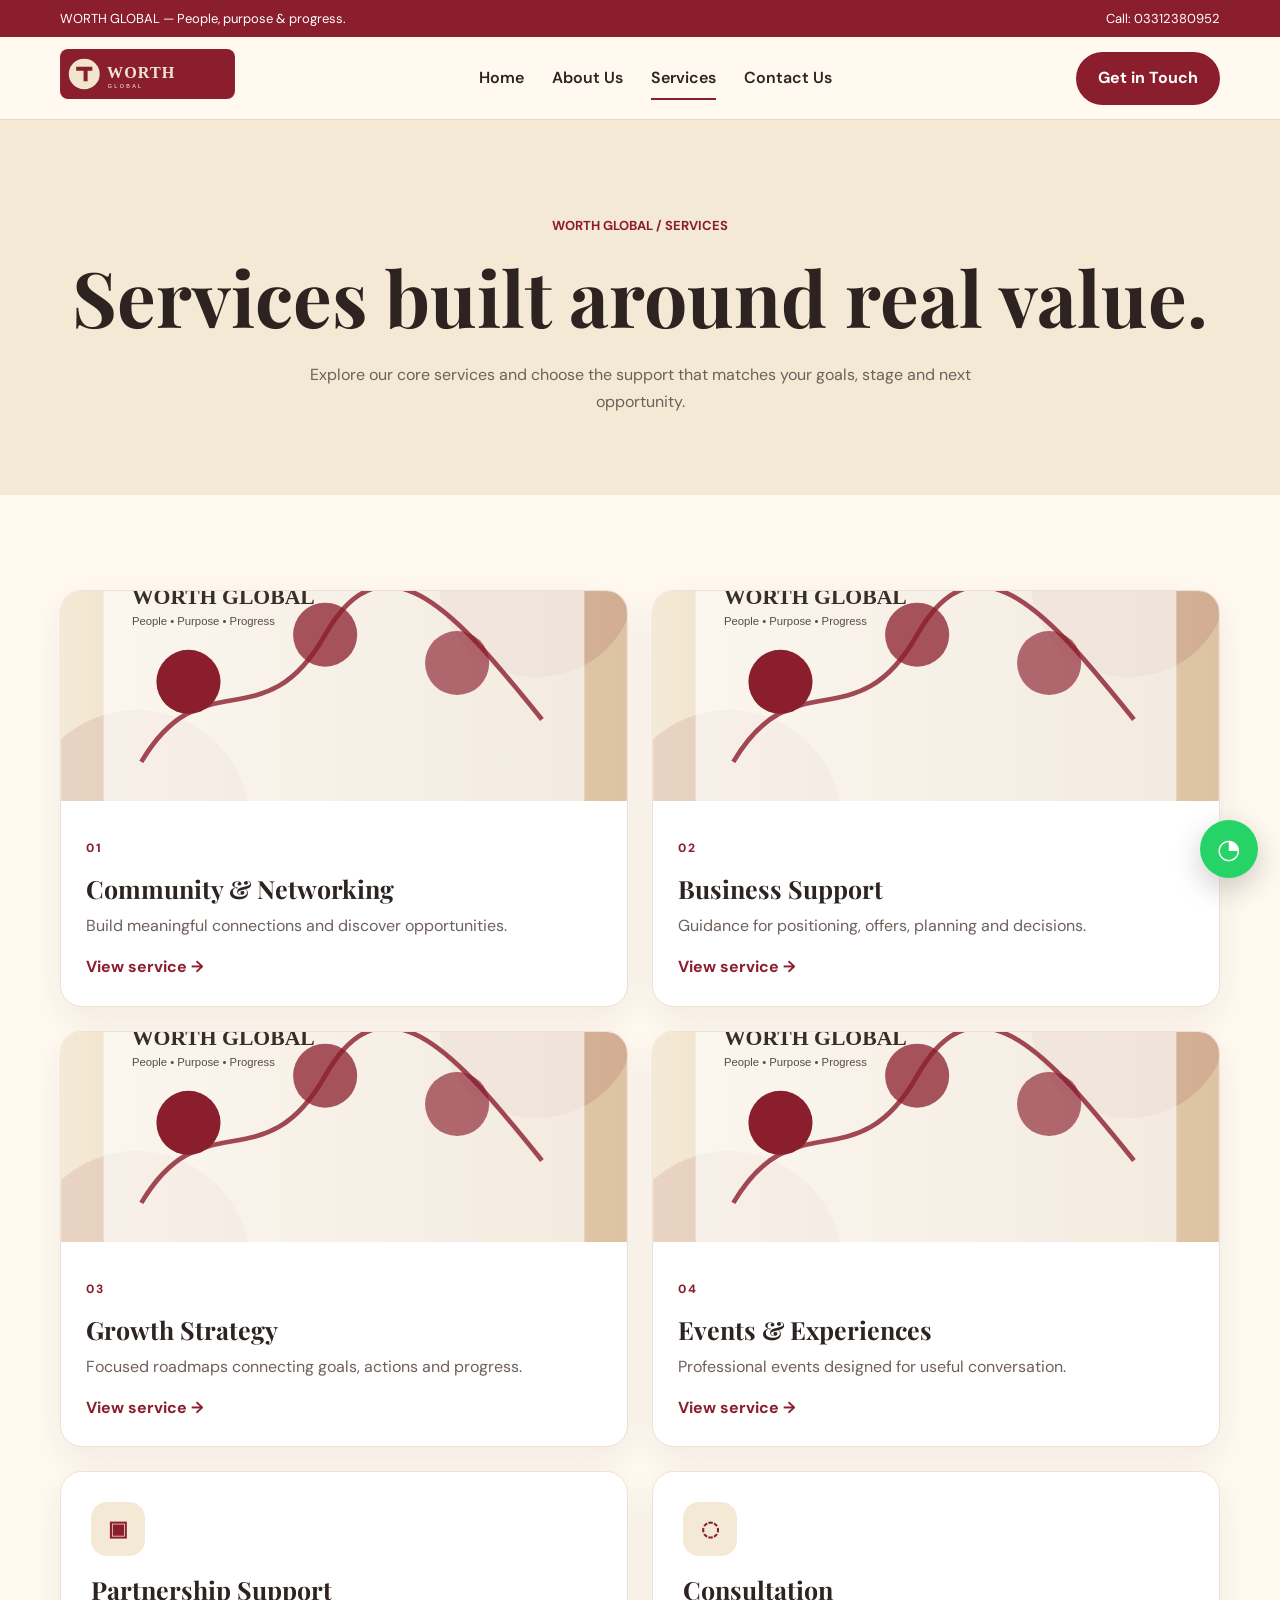
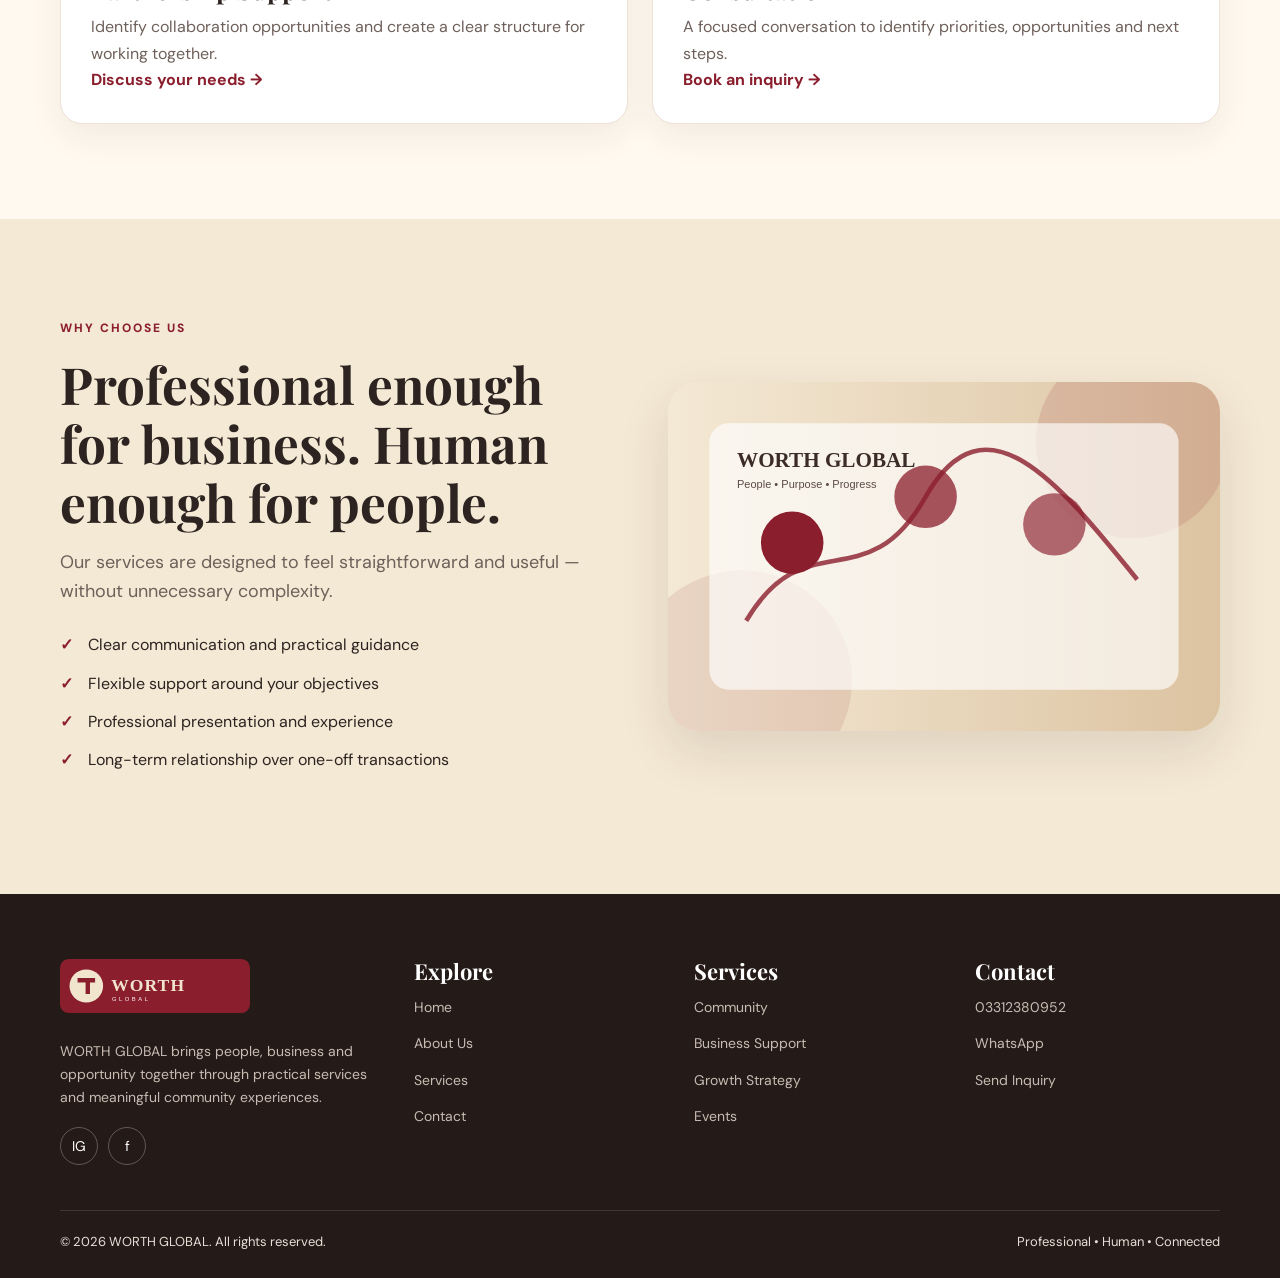
<file: services.html>
<!doctype html><html lang="en"><head><meta charset="utf-8"><meta name="viewport" content="width=device-width,initial-scale=1"><meta name="description" content="WORTH GLOBAL — community, business and growth solutions."><title>Services | WORTH GLOBAL</title><link rel="stylesheet" href="css/style.css"></head><body><div class="topbar"><div class="container"><span>WORTH GLOBAL — People, purpose & progress.</span><span>Call: 03312380952</span></div></div><header class="navbar"><div class="container nav-inner"><a href="index.html"><img class="logo" src="images/logo.svg" alt="WORTH GLOBAL"></a><button class="menu-btn">☰</button><nav class="nav-links"><a class="" href="index.html">Home</a><a class="" href="about.html">About Us</a><a class="active" href="services.html">Services</a><a class="" href="contact.html">Contact Us</a></nav><a class="nav-cta" href="contact.html">Get in Touch</a></div></header><main><section class="page-hero"><div class="container"><div class="breadcrumb">WORTH GLOBAL / SERVICES</div><h1>Services built around real value.</h1><p>Explore our core services and choose the support that matches your goals, stage and next opportunity.</p></div></section><section class="section reveal"><div class="container"><div class="grid-2"><div class="service-card card"><img src="images/community.svg" alt="Community & Networking"><div class="inside"><span class="eyebrow">01</span><h3>Community & Networking</h3><p>Build meaningful connections and discover opportunities.</p><a href="service-community.html">View service →</a></div></div><div class="service-card card"><img src="images/business.svg" alt="Business Support"><div class="inside"><span class="eyebrow">02</span><h3>Business Support</h3><p>Guidance for positioning, offers, planning and decisions.</p><a href="service-business.html">View service →</a></div></div><div class="service-card card"><img src="images/growth.svg" alt="Growth Strategy"><div class="inside"><span class="eyebrow">03</span><h3>Growth Strategy</h3><p>Focused roadmaps connecting goals, actions and progress.</p><a href="service-growth.html">View service →</a></div></div><div class="service-card card"><img src="images/events.svg" alt="Events & Experiences"><div class="inside"><span class="eyebrow">04</span><h3>Events & Experiences</h3><p>Professional events designed for useful conversation.</p><a href="service-events.html">View service →</a></div></div></div><div class="grid-2" style="margin-top:24px"><div class="card"><div class="icon">▣</div><h3>Partnership Support</h3><p>Identify collaboration opportunities and create a clear structure for working together.</p><a href="contact.html" style="color:var(--red);font-weight:700">Discuss your needs →</a></div><div class="card"><div class="icon">◌</div><h3>Consultation</h3><p>A focused conversation to identify priorities, opportunities and next steps.</p><a href="contact.html" style="color:var(--red);font-weight:700">Book an inquiry →</a></div></div></div></section><section class="section alt reveal"><div class="container split"><div><span class="eyebrow">Why choose us</span><h2>Professional enough for business. Human enough for people.</h2><p class="lead">Our services are designed to feel straightforward and useful — without unnecessary complexity.</p><ul class="checks"><li>Clear communication and practical guidance</li><li>Flexible support around your objectives</li><li>Professional presentation and experience</li><li>Long-term relationship over one-off transactions</li></ul></div><img src="images/growth.svg" alt="Growth"></div></section></main><a class="whatsapp" href="https://wa.me/923312380952" target="_blank" aria-label="WhatsApp">◔</a><button class="backtop">↑</button><footer class="footer"><div class="container footer-grid"><div><img src="images/logo.svg" style="width:190px;margin-bottom:18px"><p>WORTH GLOBAL brings people, business and opportunity together through practical services and meaningful community experiences.</p><div class="socials"><a href="https://www.instagram.com/worthcommunity/" target="_blank">IG</a><a href="https://www.facebook.com/profile.php?id=61592868037610" target="_blank">f</a></div></div><div><h3>Explore</h3><ul><li><a href="index.html">Home</a></li><li><a href="about.html">About Us</a></li><li><a href="services.html">Services</a></li><li><a href="contact.html">Contact</a></li></ul></div><div><h3>Services</h3><ul><li><a href="service-community.html">Community</a></li><li><a href="service-business.html">Business Support</a></li><li><a href="service-growth.html">Growth Strategy</a></li><li><a href="service-events.html">Events</a></li></ul></div><div><h3>Contact</h3><ul><li><a href="tel:03312380952">03312380952</a></li><li><a href="https://wa.me/923312380952">WhatsApp</a></li><li><a href="contact.html">Send Inquiry</a></li></ul></div></div><div class="container footer-bottom"><span>© <span class="year"></span> WORTH GLOBAL. All rights reserved.</span><span>Professional • Human • Connected</span></div></footer><script src="js/script.js"></script></body></html>
</file>
<file: css/style.css>
@import url('https://fonts.googleapis.com/css2?family=DM+Sans:wght@400;500;600;700&family=Playfair+Display:wght@500;600;700&display=swap');
:root{--beige:#F4E9D5;--cream:#FFF9F0;--red:#8B1E2D;--red2:#A72A3A;--ink:#2D2421;--muted:#6E605A;--white:#fff;--shadow:0 20px 50px rgba(65,38,29,.12)}*{box-sizing:border-box;margin:0;padding:0}html{scroll-behavior:smooth}body{font-family:'DM Sans',Arial,sans-serif;color:var(--ink);background:var(--cream);line-height:1.65}a{text-decoration:none;color:inherit}.container{width:min(1160px,92%);margin:auto}.topbar{background:var(--red);color:#fff;font-size:13px;padding:8px 0}.topbar .container{display:flex;justify-content:space-between}.navbar{position:sticky;top:0;z-index:50;background:rgba(255,249,240,.95);backdrop-filter:blur(12px);border-bottom:1px solid #ead8c9}.nav-inner{height:82px;display:flex;align-items:center;justify-content:space-between}.logo{width:175px}.nav-links{display:flex;gap:28px;font-weight:600}.nav-links a{position:relative;padding:28px 0}.nav-links a:after{content:'';position:absolute;left:0;bottom:20px;width:0;height:2px;background:var(--red);transition:.25s}.nav-links a:hover:after,.nav-links a.active:after{width:100%}.nav-cta,.btn{display:inline-flex;align-items:center;justify-content:center;gap:8px;background:var(--red);color:#fff;padding:13px 22px;border-radius:999px;font-weight:700;border:0;cursor:pointer;transition:.25s}.nav-cta:hover,.btn:hover{background:var(--red2);transform:translateY(-2px)}.menu-btn{display:none;background:none;border:0;font-size:28px;color:var(--red)}.hero{padding:75px 0;background:linear-gradient(135deg,var(--beige),var(--cream))}.hero-grid{display:grid;grid-template-columns:1.05fr .95fr;gap:50px;align-items:center;min-height:600px}.eyebrow{display:inline-block;color:var(--red);font-weight:800;text-transform:uppercase;letter-spacing:2px;font-size:12px;margin-bottom:16px}h1,h2,h3{font-family:'Playfair Display',Georgia,serif;line-height:1.15}h1{font-size:clamp(48px,6vw,78px);margin-bottom:22px}h2{font-size:clamp(34px,4vw,52px);margin-bottom:16px}h3{font-size:25px;margin-bottom:9px}.lead{font-size:18px;color:var(--muted);max-width:680px}.hero-actions{display:flex;gap:14px;flex-wrap:wrap;margin-top:30px}.btn.outline{background:transparent;color:var(--red);border:1px solid var(--red)}.hero-media{position:relative}.hero-media img{width:100%;border-radius:36px;box-shadow:var(--shadow);transition:.3s}.floating-card{position:absolute;bottom:25px;left:-25px;background:#fff;padding:18px 20px;border-radius:18px;box-shadow:var(--shadow);max-width:245px}.section{padding:95px 0}.alt{background:var(--beige)}.section-head{display:flex;justify-content:space-between;align-items:end;gap:30px;margin-bottom:45px}.section-head p{max-width:570px;color:var(--muted)}.grid-2{display:grid;grid-template-columns:repeat(2,1fr);gap:24px}.grid-3{display:grid;grid-template-columns:repeat(3,1fr);gap:24px}.grid-4{display:grid;grid-template-columns:repeat(4,1fr);gap:20px}.card{background:#fff;border-radius:22px;padding:30px;box-shadow:0 12px 35px rgba(65,38,29,.07);border:1px solid #f0e1d6;transition:.3s}.card:hover{transform:translateY(-7px);box-shadow:var(--shadow)}.icon{width:54px;height:54px;border-radius:16px;background:var(--beige);color:var(--red);display:grid;place-items:center;font-weight:700;font-size:21px;margin-bottom:20px}.card p{color:var(--muted)}.service-card{overflow:hidden;padding:0}.service-card img{width:100%;height:210px;object-fit:cover}.inside{padding:25px}.inside a{display:inline-block;color:var(--red);font-weight:700;margin-top:15px}.stats{display:grid;grid-template-columns:repeat(4,1fr);gap:16px;margin-top:40px}.stat{padding:20px;border-left:3px solid var(--red);background:#ffffff99}.stat strong{display:block;font:700 34px 'Playfair Display';color:var(--red)}.split{display:grid;grid-template-columns:1fr 1fr;gap:55px;align-items:center}.split>img{width:100%;border-radius:30px;box-shadow:var(--shadow)}.checks{list-style:none;margin:25px 0}.checks li{margin:12px 0;padding-left:28px;position:relative}.checks li:before{content:'✓';position:absolute;left:0;color:var(--red);font-weight:800}.banner{background:var(--red);color:#fff;padding:65px 0}.banner .container{display:flex;justify-content:space-between;align-items:center;gap:30px}.banner h2{margin:0}.banner .btn{background:#fff;color:var(--red)}.page-hero{padding:95px 0 80px;background:var(--beige);text-align:center}.page-hero p{max-width:720px;margin:auto;color:var(--muted)}.breadcrumb{font-size:13px;color:var(--red);font-weight:700;margin-bottom:15px}.form-wrap{display:grid;grid-template-columns:.8fr 1.2fr;gap:35px}.contact-box{background:var(--red);color:#fff;border-radius:28px;padding:35px}.contact-box h2,.contact-box h3{color:#fff}.contact-item{display:flex;gap:14px;margin:25px 0}.form{background:#fff;padding:35px;border-radius:28px;box-shadow:var(--shadow)}.form-grid{display:grid;grid-template-columns:1fr 1fr;gap:18px}.field{margin-bottom:18px}.full{grid-column:1/-1}label{display:block;font-size:14px;font-weight:700;margin-bottom:7px}input,textarea,select{width:100%;padding:14px 15px;border:1px solid #ddd1c7;border-radius:12px;background:#fff;font:inherit;outline:none}input:focus,textarea:focus,select:focus{border-color:var(--red);box-shadow:0 0 0 3px #8b1e2d14}textarea{min-height:145px;resize:vertical}.error{font-size:12px;color:#b11e35;display:block}.success{background:#e9f7ee;color:#176b35;padding:12px 15px;border-radius:10px;margin-top:15px;display:none}.map{border:0;width:100%;height:390px;border-radius:25px}.faq{border-bottom:1px solid #dccfc5;padding:20px 0}.faq button{width:100%;background:none;border:0;text-align:left;font:600 18px 'DM Sans';cursor:pointer;display:flex;justify-content:space-between}.faq p{display:none;color:var(--muted);padding-top:12px}.faq.open p{display:block}.footer{background:#241B18;color:#e9ded5;padding:65px 0 25px}.footer-grid{display:grid;grid-template-columns:1.3fr 1fr 1fr 1fr;gap:35px}.footer h3{color:#fff;font-size:22px}.footer p,.footer a{color:#c9bbb2;font-size:14px}.footer a:hover{color:#fff}.footer ul{list-style:none}.footer li{margin:10px 0}.footer-bottom{border-top:1px solid #ffffff1f;margin-top:45px;padding-top:20px;display:flex;justify-content:space-between;font-size:13px}.socials{display:flex;gap:10px;margin-top:18px}.socials a{width:38px;height:38px;border:1px solid #665650;border-radius:50%;display:grid;place-items:center;color:#fff}.whatsapp{position:fixed;right:22px;bottom:22px;z-index:60;width:58px;height:58px;border-radius:50%;background:#25D366;color:#fff;display:grid;place-items:center;font-size:27px;box-shadow:0 10px 30px #0003}.backtop{position:fixed;right:22px;bottom:92px;width:42px;height:42px;border:0;border-radius:50%;background:var(--red);color:#fff;display:none;z-index:50;cursor:pointer}.reveal{opacity:0;transform:translateY(22px);transition:.7s}.reveal.visible{opacity:1;transform:none}@media(max-width:900px){.hero-grid,.split,.form-wrap{grid-template-columns:1fr}.grid-4{grid-template-columns:1fr 1fr}.grid-3{grid-template-columns:1fr 1fr}.stats{grid-template-columns:1fr 1fr}.footer-grid{grid-template-columns:1fr 1fr}.nav-links{display:none;position:absolute;top:82px;left:0;right:0;background:var(--cream);padding:20px;flex-direction:column;gap:8px;box-shadow:var(--shadow)}.nav-links.open{display:flex}.nav-links a{padding:8px 0}.nav-links a:after{bottom:0}.menu-btn{display:block}.nav-cta{display:none}}@media(max-width:600px){.topbar .container{justify-content:center}.topbar .container span:last-child{display:none}.hero{padding:55px 0}.section{padding:70px 0}.grid-2,.grid-3,.grid-4,.stats,.form-grid,.footer-grid{grid-template-columns:1fr}.section-head,.banner .container,.footer-bottom{align-items:flex-start;flex-direction:column}.floating-card{position:relative;left:0;bottom:auto;margin:-25px 0 0 18px}h1{font-size:48px}}
</file>
